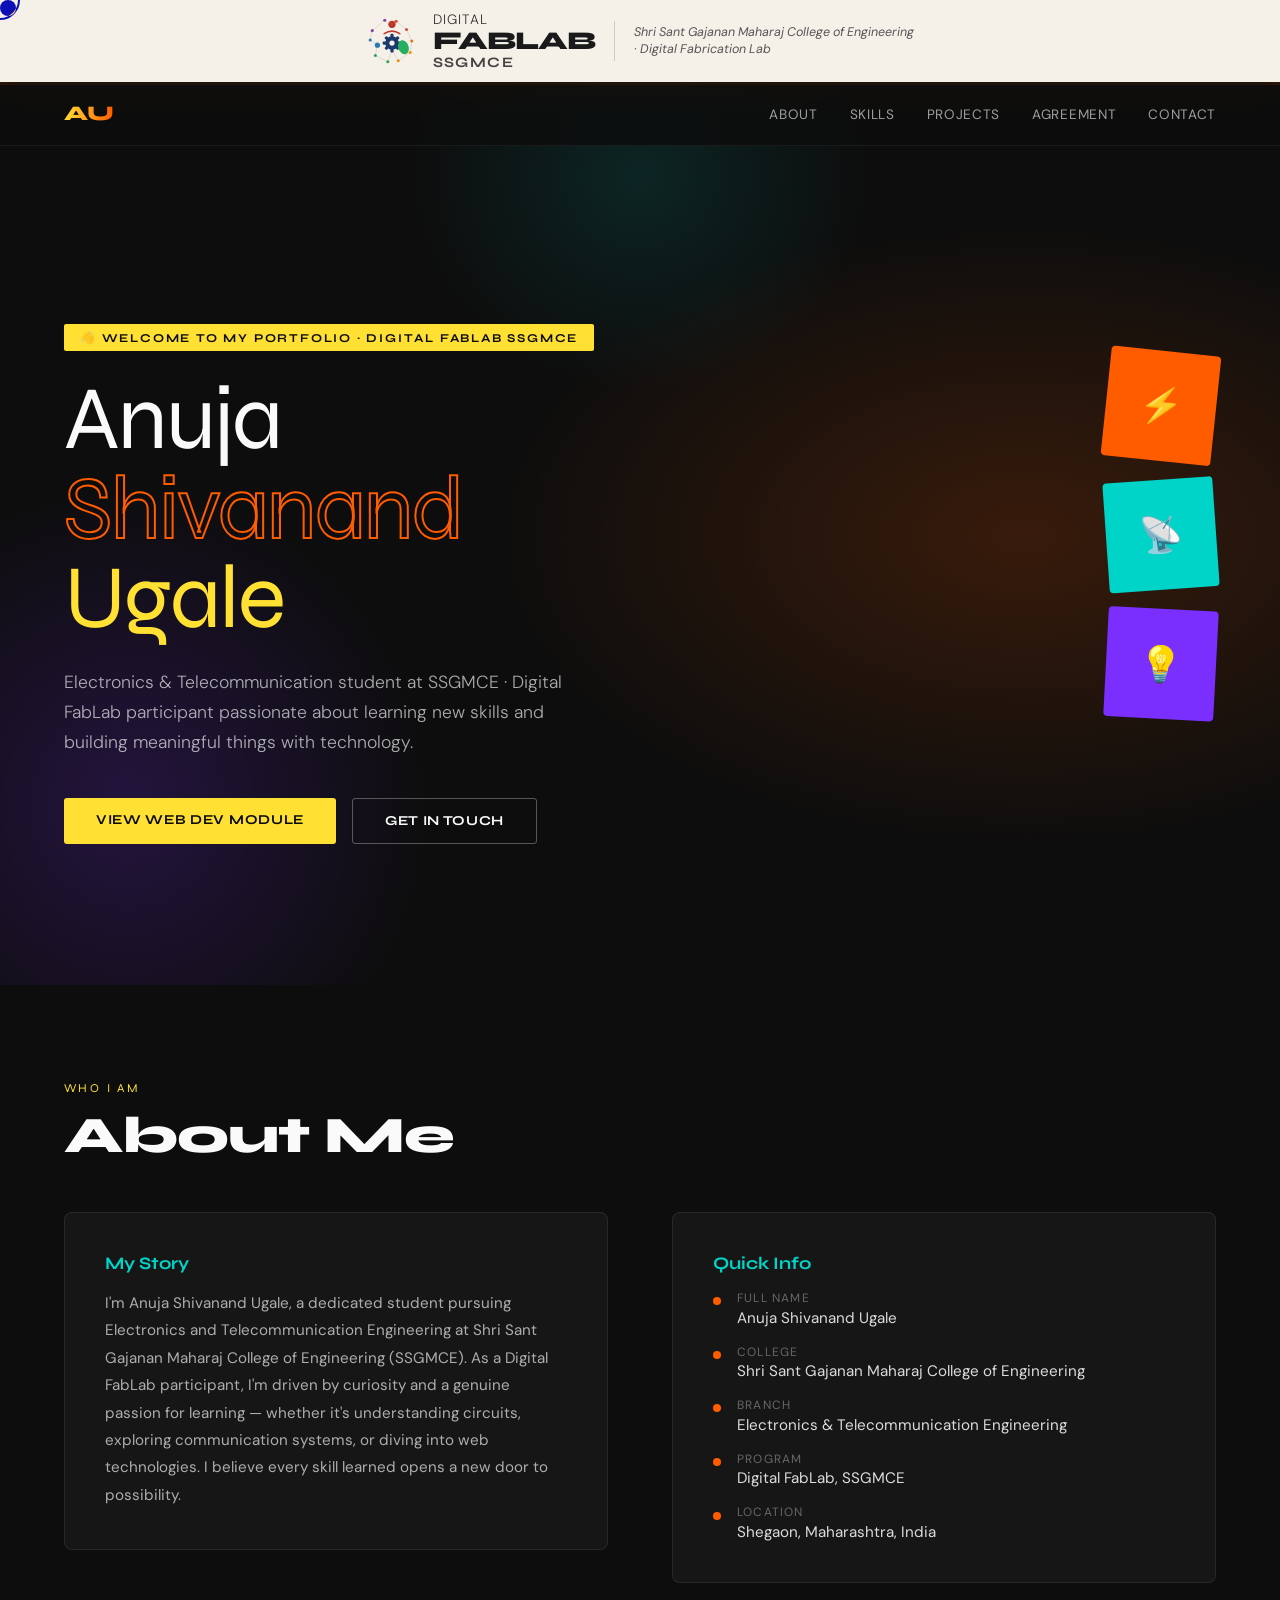
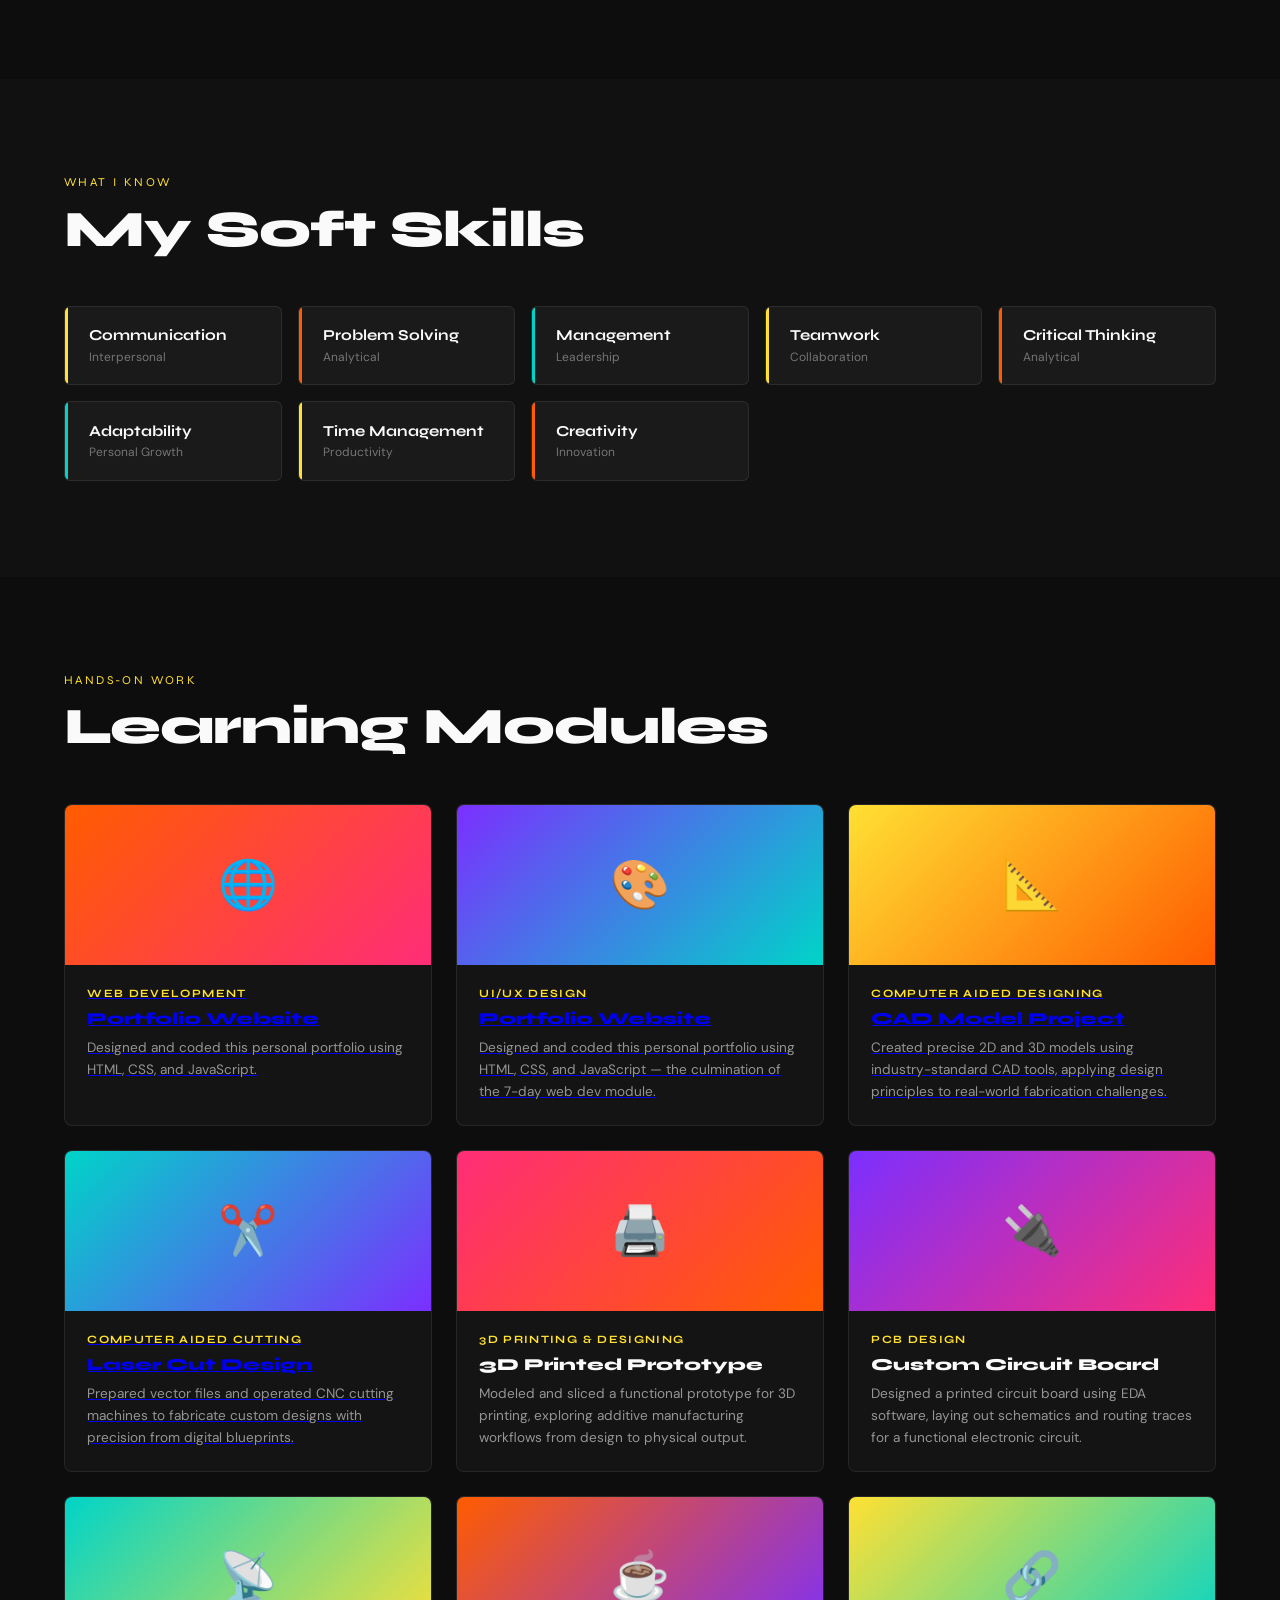
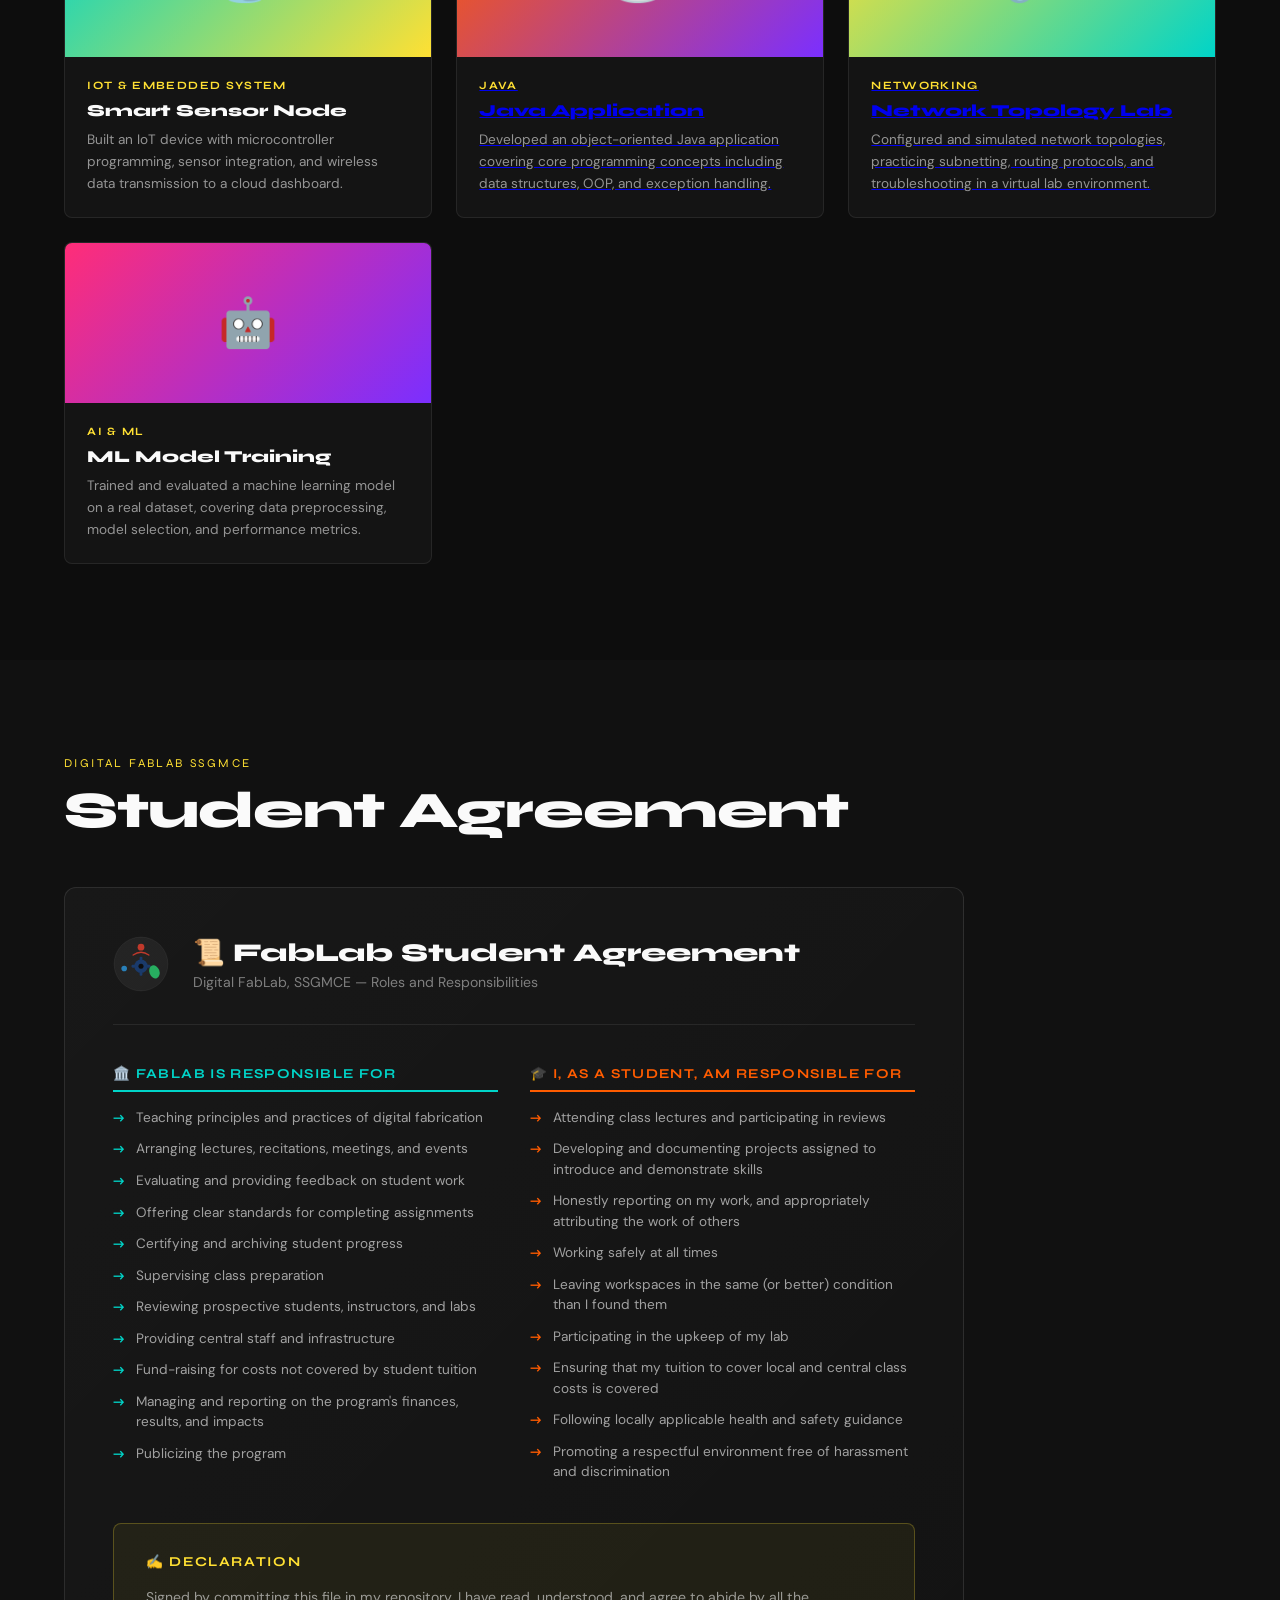
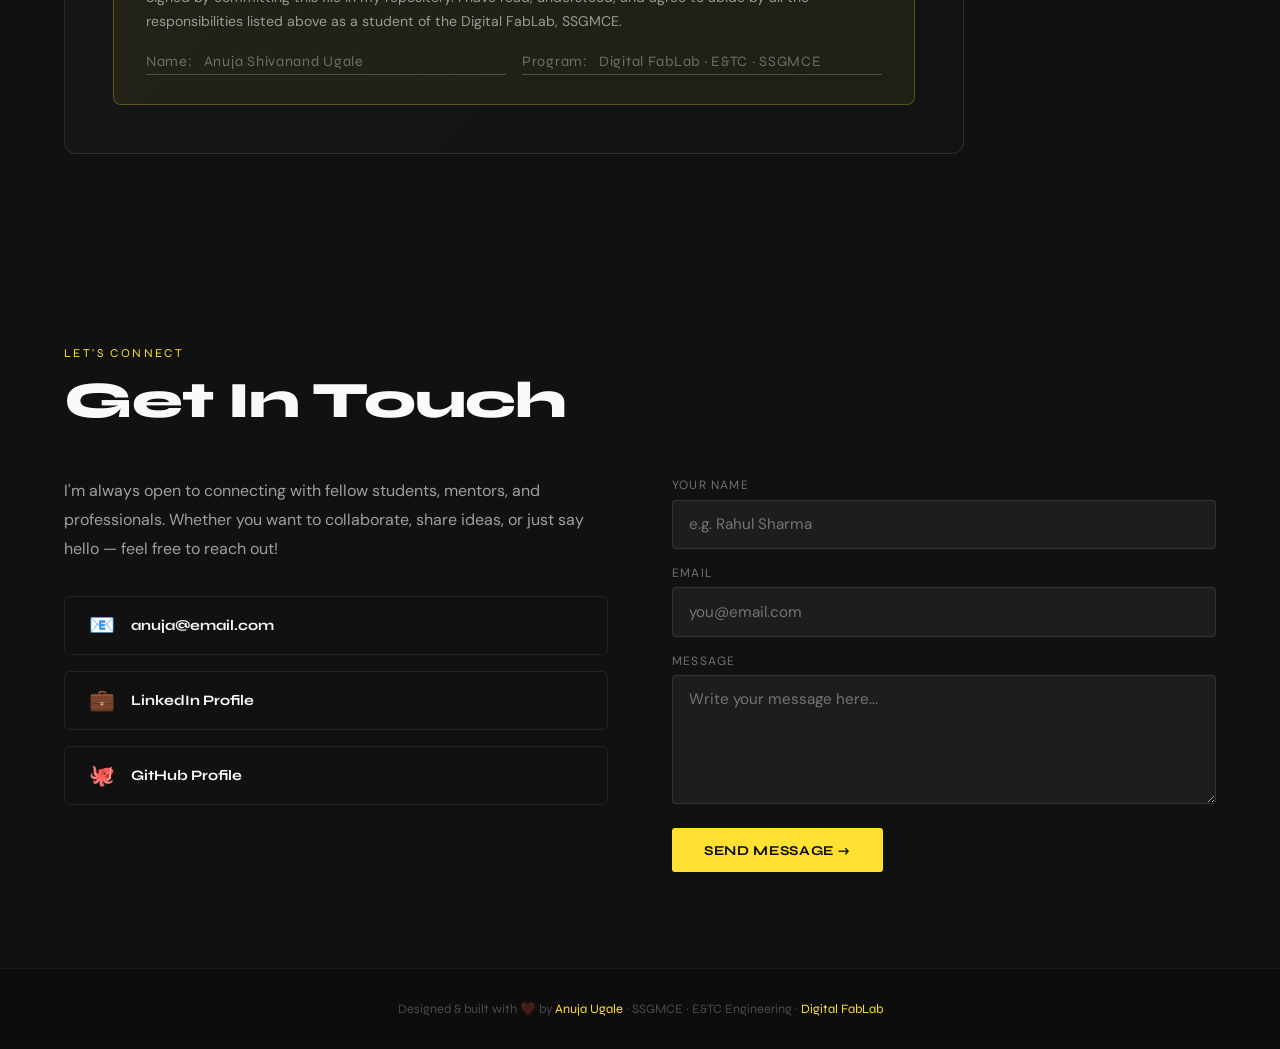
<file: index.html>
<!DOCTYPE html>
<html lang="en">
<head>
<meta charset="UTF-8" />
<meta name="viewport" content="width=device-width, initial-scale=1.0"/>
<title>Anuja Ugale — Portfolio · Digital FabLab SSGMCE</title>
<link href="https://fonts.googleapis.com/css2?family=Syne:wght@400;700;800&family=DM+Sans:ital,wght@0,300;0,400;1,300&display=swap" rel="stylesheet"/>
    <link rel="stylesheet" href="style.css">

</head>
<body>

<div class="cursor" id="cursor"></div>
<div class="cursor-ring" id="cursorRing"></div>

<!-- ── FABLAB BANNER ── -->
<div class="fablab-banner">
  <div class="fablab-logo-wrap">
    <!-- Inline SVG replicating the FabLab SSGMCE logo -->
    <svg class="fablab-svg" viewBox="0 0 100 100" xmlns="http://www.w3.org/2000/svg">
      <!-- Gear -->
      <g transform="translate(50,54)">
        <circle r="13" fill="#1a3a6b"/>
        <circle r="5" fill="#F5F0E8"/>
        <g fill="#1a3a6b">
          <rect x="-3" y="-18" width="6" height="8" rx="2"/>
          <rect x="-3" y="10" width="6" height="8" rx="2"/>
          <rect x="10" y="-3" width="8" height="6" rx="2" transform="rotate(0,14,0)"/>
          <rect x="-18" y="-3" width="8" height="6" rx="2"/>
          <rect x="7" y="-13" width="6" height="8" rx="2" transform="rotate(45,10,-9)"/>
          <rect x="-13" y="-13" width="6" height="8" rx="2" transform="rotate(-45,-10,-9)"/>
          <rect x="7" y="5" width="6" height="8" rx="2" transform="rotate(-45,10,9)"/>
          <rect x="-13" y="5" width="6" height="8" rx="2" transform="rotate(45,-10,9)"/>
        </g>
      </g>
      <!-- Person (red) -->
      <circle cx="50" cy="18" r="7" fill="#c0392b"/>
      <path d="M35 36 Q50 26 65 36" stroke="#c0392b" stroke-width="3" fill="none" stroke-linecap="round"/>
      <!-- Left person (blue) -->
      <circle cx="22" cy="58" r="5" fill="#2980b9"/>
      <!-- Right leaf (green) -->
      <ellipse cx="72" cy="62" rx="10" ry="14" fill="#27ae60" transform="rotate(-20,72,62)"/>
      <!-- Circuit dots / connections radiating -->
      <circle cx="12" cy="30" r="3" fill="#8e44ad"/>
      <circle cx="8" cy="48" r="3" fill="#2980b9"/>
      <circle cx="18" cy="78" r="3" fill="#27ae60"/>
      <circle cx="42" cy="90" r="3" fill="#27ae60"/>
      <circle cx="62" cy="88" r="3" fill="#f39c12"/>
      <circle cx="85" cy="72" r="3" fill="#f39c12"/>
      <circle cx="88" cy="50" r="3" fill="#e67e22"/>
      <circle cx="78" cy="28" r="3" fill="#e74c3c"/>
      <circle cx="58" cy="12" r="3" fill="#e74c3c"/>
      <circle cx="36" cy="10" r="3" fill="#8e44ad"/>
      <!-- Connecting lines -->
      <polyline points="50,25 36,10 12,30 8,48 22,58 18,78 42,90 50,68" stroke="rgba(0,0,0,0.12)" stroke-width="1.5" fill="none"/>
      <polyline points="50,25 58,12 78,28 88,50 85,72 62,88 50,68" stroke="rgba(0,0,0,0.12)" stroke-width="1.5" fill="none"/>
    </svg>
    <div class="fablab-text-block">
      <span class="fablab-text-digital">Digital</span>
      <span class="fablab-text-main">FABLAB</span>
      <span class="fablab-text-college">SSGMCE</span>
    </div>
  </div>
  <div class="fablab-divider"></div>
  <div class="fablab-tagline">Shri Sant Gajanan Maharaj College of Engineering · Digital Fabrication Lab</div>
</div>

<!-- ── NAV ── -->
<nav>
  <div class="nav-logo">AU</div>
  <ul class="nav-links">
    <li><a href="about.html">About</a></li>
    <li><a href="#skills">Skills</a></li>
    <li><a href="#projects">Projects</a></li>
    <li><a href="#agreement">Agreement</a></li>
    <li><a href="#contact">Contact</a></li>
  </ul>
</nav>

<!-- ── HERO ── -->
<section class="hero" id="home">
  <div class="hero-bg"></div>
  <div class="hero-content">
    <div class="hero-tag">👋 Welcome to my Portfolio · Digital FabLab SSGMCE</div>
    <h1>
      Anuja<br>
      <span class="outline">Shivanand</span><br>
      <span class="highlight">Ugale</span>
    </h1>
    <p class="hero-sub">Electronics & Telecommunication student at SSGMCE · Digital FabLab participant passionate about learning new skills and building meaningful things with technology.</p>
    <div class="hero-btns">
      <a href="#webdev" class="btn btn-primary">View Web Dev Module</a>
      <a href="#contact" class="btn btn-outline">Get In Touch</a>
    </div>
  </div>
  <div class="hero-deco">
    <div class="deco-box">⚡</div>
    <div class="deco-box">📡</div>
    <div class="deco-box">💡</div>
  </div>
</section>

<!-- ── ABOUT ── -->
<section id="about">
  <div class="section-label">Who I Am</div>
  <div class="section-title">About Me</div>
  <div class="about-grid">
    <div class="about-card reveal">
      <h3>My Story</h3>
      <p>I'm Anuja Shivanand Ugale, a dedicated student pursuing Electronics and Telecommunication Engineering at Shri Sant Gajanan Maharaj College of Engineering (SSGMCE). As a Digital FabLab participant, I'm driven by curiosity and a genuine passion for learning — whether it's understanding circuits, exploring communication systems, or diving into web technologies. I believe every skill learned opens a new door to possibility.</p>
    </div>
    <div class="about-card reveal" style="transition-delay:.15s">
      <h3>Quick Info</h3>
      <ul class="about-info-list">
        <li><div class="info-dot"></div><div><div class="info-label">Full Name</div><div class="info-value">Anuja Shivanand Ugale</div></div></li>
        <li><div class="info-dot"></div><div><div class="info-label">College</div><div class="info-value">Shri Sant Gajanan Maharaj College of Engineering</div></div></li>
        <li><div class="info-dot"></div><div><div class="info-label">Branch</div><div class="info-value">Electronics & Telecommunication Engineering</div></div></li>
        <li><div class="info-dot"></div><div><div class="info-label">Program</div><div class="info-value">Digital FabLab, SSGMCE</div></div></li>
        <li><div class="info-dot"></div><div><div class="info-label">Location</div><div class="info-value">Shegaon, Maharashtra, India</div></div></li>
      </ul>
    </div>
  </div>
</section>

<!-- ── SKILLS ── -->
<section id="skills">
  <div class="section-label">What I Know</div>
  <div class="section-title">My Soft Skills</div>
  <div class="skills-grid">
    <div class="skill-chip reveal"><div class="skill-name">Communication</div><div class="skill-cat">Interpersonal</div></div>
    <div class="skill-chip reveal"><div class="skill-name">Problem Solving</div><div class="skill-cat">Analytical</div></div>
    <div class="skill-chip reveal"><div class="skill-name">Management</div><div class="skill-cat">Leadership</div></div>
    <div class="skill-chip reveal"><div class="skill-name">Teamwork</div><div class="skill-cat">Collaboration</div></div>
    <div class="skill-chip reveal"><div class="skill-name">Critical Thinking</div><div class="skill-cat">Analytical</div></div>
    <div class="skill-chip reveal"><div class="skill-name">Adaptability</div><div class="skill-cat">Personal Growth</div></div>
    <div class="skill-chip reveal"><div class="skill-name">Time Management</div><div class="skill-cat">Productivity</div></div>
    <div class="skill-chip reveal"><div class="skill-name">Creativity</div><div class="skill-cat">Innovation</div></div>
  </div>
</section>

<!-- ── WEB DEVELOPMENT MODULE ── -->

<!-- ── LEARNING MODULES / PROJECTS ── -->
<section id="projects">
  <div class="section-label">Hands-On Work</div>
  <div class="section-title">Learning Modules</div>
  <div class="projects-grid">

    <div class="project-card reveal">
      <div class="project-thumb c1">🌐</div>
      <a href="web.html">
  <div class="project-body">
    <div class="project-tag">Web Development</div>
    <div class="project-name">Portfolio Website</div>
    <div class="project-desc">
      Designed and coded this personal portfolio using HTML, CSS, and JavaScript.
    </div>
  </div>
</a>
    </div>

    <!-- <div class="project-card reveal">
      <div class="project-thumb c2">🎨</div>

      <div class="project-body">
        <div class="project-tag">UI/UX Design</div>
        <div class="project-name">Portfolio Website</div>
        <div class="project-desc">Designed and coded this personal portfolio using HTML, CSS, and JavaScript — the culmination of the 7-day web dev module.</div>
      </div>
      
    </div> -->
  <div class="project-card reveal">
  <div class="project-thumb c2">🎨</div>
  <a href="ui.html">
    <div class="project-body">
      <div class="project-tag">UI/UX Design</div>
      <div class="project-name">Portfolio Website</div>
      <div class="project-desc">Designed and coded this personal portfolio using HTML, CSS, and JavaScript — the culmination of the 7-day web dev module.</div>
    </div>
  </a>
</div>
    <div class="project-card reveal">
      <div class="project-thumb c3">📐</div>
      <a href="cad.html">
        <div class="project-body">
          <div class="project-tag">Computer Aided Designing</div>
          <div class="project-name">CAD Model Project</div>
          <div class="project-desc">Created precise 2D and 3D models using industry-standard CAD tools, applying design principles to real-world fabrication challenges.</div>
        </div>
      </a>
    </div>

    <div class="project-card reveal">
      <div class="project-thumb c4">✂️</div>
      <a href="laser-cutting.html">
        <div class="project-body">
          <div class="project-tag">Computer Aided Cutting</div>
          <div class="project-name">Laser Cut Design</div>
          <div class="project-desc">Prepared vector files and operated CNC cutting machines to fabricate custom designs with precision from digital blueprints.</div>
        </div>
      </a>
    </div>

    <div class="project-card reveal">
      <div class="project-thumb c5">🖨️</div>
      <div class="project-body">
        <div class="project-tag">3D Printing & Designing</div>
        <div class="project-name">3D Printed Prototype</div>
        <div class="project-desc">Modeled and sliced a functional prototype for 3D printing, exploring additive manufacturing workflows from design to physical output.</div>
      </div>
    </div>

    <div class="project-card reveal">
      <div class="project-thumb c6">🔌</div>
      <div class="project-body">
        <div class="project-tag">PCB Design</div>
        <div class="project-name">Custom Circuit Board</div>
        <div class="project-desc">Designed a printed circuit board using EDA software, laying out schematics and routing traces for a functional electronic circuit.</div>
      </div>
    </div>

    <div class="project-card reveal">
      <div class="project-thumb c7">📡</div>
      <div class="project-body">
        <div class="project-tag">IoT & Embedded System</div>
        <div class="project-name">Smart Sensor Node</div>
        <div class="project-desc">Built an IoT device with microcontroller programming, sensor integration, and wireless data transmission to a cloud dashboard.</div>
      </div>
    </div>

    <div class="project-card reveal">
      <div class="project-thumb c8">☕</div>
      <a href="java.html">
        <div class="project-body">
          <div class="project-tag">Java</div>
          <div class="project-name">Java Application</div>
          <div class="project-desc">Developed an object-oriented Java application covering core programming concepts including data structures, OOP, and exception handling.</div>
        </div>
      </a>
    </div>

    <div class="project-card reveal">
      <div class="project-thumb c9">🔗</div>
      <a href="networking.html">
        <div class="project-body">
          <div class="project-tag">Networking</div>
          <div class="project-name">Network Topology Lab</div>
          <div class="project-desc">Configured and simulated network topologies, practicing subnetting, routing protocols, and troubleshooting in a virtual lab environment.</div>
        </div>
      </a>
    </div>

    <div class="project-card reveal">
      <div class="project-thumb c10">🤖</div>
      <div class="project-body">
        <div class="project-tag">AI & ML</div>
        <div class="project-name">ML Model Training</div>
        <div class="project-desc">Trained and evaluated a machine learning model on a real dataset, covering data preprocessing, model selection, and performance metrics.</div>
      </div>
    </div>

  </div>
</section>
<!-- ── STUDENT AGREEMENT ── -->
<section id="agreement">
  <div class="section-label">Digital FabLab SSGMCE</div>
  <div class="section-title">Student Agreement</div>
  <div class="agreement-wrap reveal">
    <div class="agreement-header">
      <!-- Inline FabLab mini-logo -->
      <svg width="56" height="56" viewBox="0 0 100 100" xmlns="http://www.w3.org/2000/svg">
        <circle cx="50" cy="50" r="48" fill="rgba(255,255,255,0.05)" stroke="rgba(255,255,255,0.1)" stroke-width="1"/>
        <g transform="translate(50,54)">
          <circle r="12" fill="#1a3a6b"/>
          <circle r="4.5" fill="#0D0D0D"/>
          <g fill="#1a3a6b">
            <rect x="-2.5" y="-17" width="5" height="7" rx="2"/>
            <rect x="-2.5" y="10" width="5" height="7" rx="2"/>
            <rect x="10" y="-2.5" width="7" height="5" rx="2"/>
            <rect x="-17" y="-2.5" width="7" height="5" rx="2"/>
          </g>
        </g>
        <circle cx="50" cy="20" r="6" fill="#c0392b"/>
        <path d="M36 34 Q50 24 64 34" stroke="#c0392b" stroke-width="2.5" fill="none" stroke-linecap="round"/>
        <circle cx="20" cy="58" r="5" fill="#2980b9"/>
        <ellipse cx="74" cy="64" rx="9" ry="12" fill="#27ae60" transform="rotate(-20,74,64)"/>
      </svg>
      <div>
        <h2>📜 FabLab Student Agreement</h2>
        <p>Digital FabLab, SSGMCE — Roles and Responsibilities</p>
      </div>
    </div>

    <div class="agreement-grid">
      <div class="agree-col">
        <h4>🏛️ FabLab is Responsible For</h4>
        <ul>
          <li>Teaching principles and practices of digital fabrication</li>
          <li>Arranging lectures, recitations, meetings, and events</li>
          <li>Evaluating and providing feedback on student work</li>
          <li>Offering clear standards for completing assignments</li>
          <li>Certifying and archiving student progress</li>
          <li>Supervising class preparation</li>
          <li>Reviewing prospective students, instructors, and labs</li>
          <li>Providing central staff and infrastructure</li>
          <li>Fund-raising for costs not covered by student tuition</li>
          <li>Managing and reporting on the program's finances, results, and impacts</li>
          <li>Publicizing the program</li>
        </ul>
      </div>
      <div class="agree-col">
        <h4>🎓 I, as a Student, am Responsible For</h4>
        <ul>
          <li>Attending class lectures and participating in reviews</li>
          <li>Developing and documenting projects assigned to introduce and demonstrate skills</li>
          <li>Honestly reporting on my work, and appropriately attributing the work of others</li>
          <li>Working safely at all times</li>
          <li>Leaving workspaces in the same (or better) condition than I found them</li>
          <li>Participating in the upkeep of my lab</li>
          <li>Ensuring that my tuition to cover local and central class costs is covered</li>
          <li>Following locally applicable health and safety guidance</li>
          <li>Promoting a respectful environment free of harassment and discrimination</li>
        </ul>
      </div>
    </div>

    <div class="declaration-box">
      <h4>✍️ Declaration</h4>
      <p>Signed by committing this file in my repository. I have read, understood, and agree to abide by all the responsibilities listed above as a student of the Digital FabLab, SSGMCE.</p>
      <div class="sig-line">
        <div class="sig-field">Name: &nbsp; Anuja Shivanand Ugale</div>
        <div class="sig-field">Program: &nbsp; Digital FabLab · E&TC · SSGMCE</div>
      </div>
    </div>
  </div>
</section>

<!-- ── CONTACT ── -->
<section id="contact">
  <div class="section-label">Let's Connect</div>
  <div class="section-title">Get In Touch</div>
  <div class="contact-inner">
    <div class="contact-text reveal">
      <p>I'm always open to connecting with fellow students, mentors, and professionals. Whether you want to collaborate, share ideas, or just say hello — feel free to reach out!</p>
      <div class="contact-links">
        <a href="mailto:anuja@email.com" class="contact-link"><span class="contact-icon">📧</span> anuja@email.com</a>
        <a href="#" class="contact-link"><span class="contact-icon">💼</span> LinkedIn Profile</a>
        <a href="#" class="contact-link"><span class="contact-icon">🐙</span> GitHub Profile</a>
      </div>
    </div>
    <div class="contact-form reveal" style="transition-delay:.15s">
      <div class="form-group">
        <label>Your Name</label>
        <input type="text" placeholder="e.g. Rahul Sharma" />
      </div>
      <div class="form-group">
        <label>Email</label>
        <input type="email" placeholder="you@email.com" />
      </div>
      <div class="form-group">
        <label>Message</label>
        <textarea rows="5" placeholder="Write your message here..."></textarea>
      </div>
      <button class="btn btn-primary" style="align-self:flex-start;margin-top:.5rem;">Send Message →</button>
    </div>
  </div>
</section>

<footer>
  Designed & built with ❤️ by <span>Anuja Ugale</span> · SSGMCE · E&TC Engineering · <span>Digital FabLab</span>
</footer>

  <script src="script.js"></script>

</body>
</html>
</file>
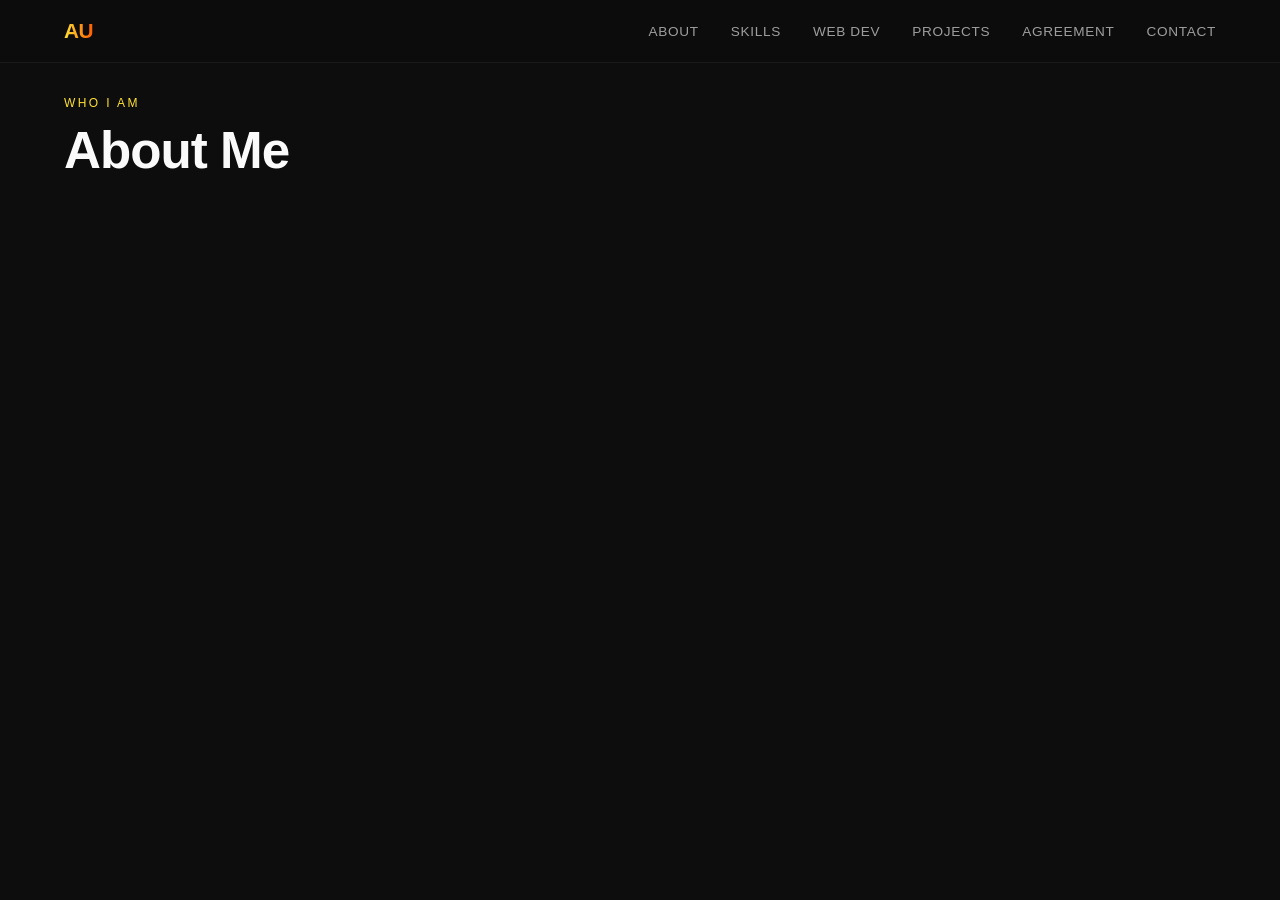
<file: about.html>
<!DOCTYPE html>
<html lang="en">
<head>
    <meta charset="UTF-8">
    <meta name="viewport" content="width=device-width, initial-scale=1.0">
    <title>Document</title>
    <link rel="stylesheet" href="style.css">
</head>
<body>
     <nav>
  <div class="nav-logo">AU</div>
  <ul class="nav-links">
    <li><a href="#about">About</a></li>
    <li><a href="#skills">Skills</a></li>
    <li><a href="web.html">Web Dev</a></li>
    <li><a href="#projects">Projects</a></li>
    <li><a href="#agreement">Agreement</a></li>
    <li><a href="#contact">Contact</a></li>
  </ul>
</nav>

    <section id="about">
  <div class="section-label">Who I Am</div>
  <div class="section-title">About Me</div>
  <div class="about-grid">
    <div class="about-card reveal">
      <h3>My Story</h3>
      <p>I'm Anuja Shivanand Ugale, a dedicated student pursuing Electronics and Telecommunication Engineering at Shri Sant Gajanan Maharaj College of Engineering (SSGMCE). As a Digital FabLab participant, I'm driven by curiosity and a genuine passion for learning — whether it's understanding circuits, exploring communication systems, or diving into web technologies. I believe every skill learned opens a new door to possibility.</p>
    </div>
    <div class="about-card reveal" style="transition-delay:.15s">
      <h3>Quick Info</h3>
      <ul class="about-info-list">
        <li><div class="info-dot"></div><div><div class="info-label">Full Name</div><div class="info-value">Anuja Shivanand Ugale</div></div></li>
        <li><div class="info-dot"></div><div><div class="info-label">College</div><div class="info-value">Shri Sant Gajanan Maharaj College of Engineering</div></div></li>
        <li><div class="info-dot"></div><div><div class="info-label">Branch</div><div class="info-value">Electronics & Telecommunication Engineering</div></div></li>
        <li><div class="info-dot"></div><div><div class="info-label">Program</div><div class="info-value">Digital FabLab, SSGMCE</div></div></li>
        <li><div class="info-dot"></div><div><div class="info-label">Location</div><div class="info-value">Shegaon, Maharashtra, India</div></div></li>
      </ul>
    </div>
  </div>
</section>

</body>
</html>
</file>
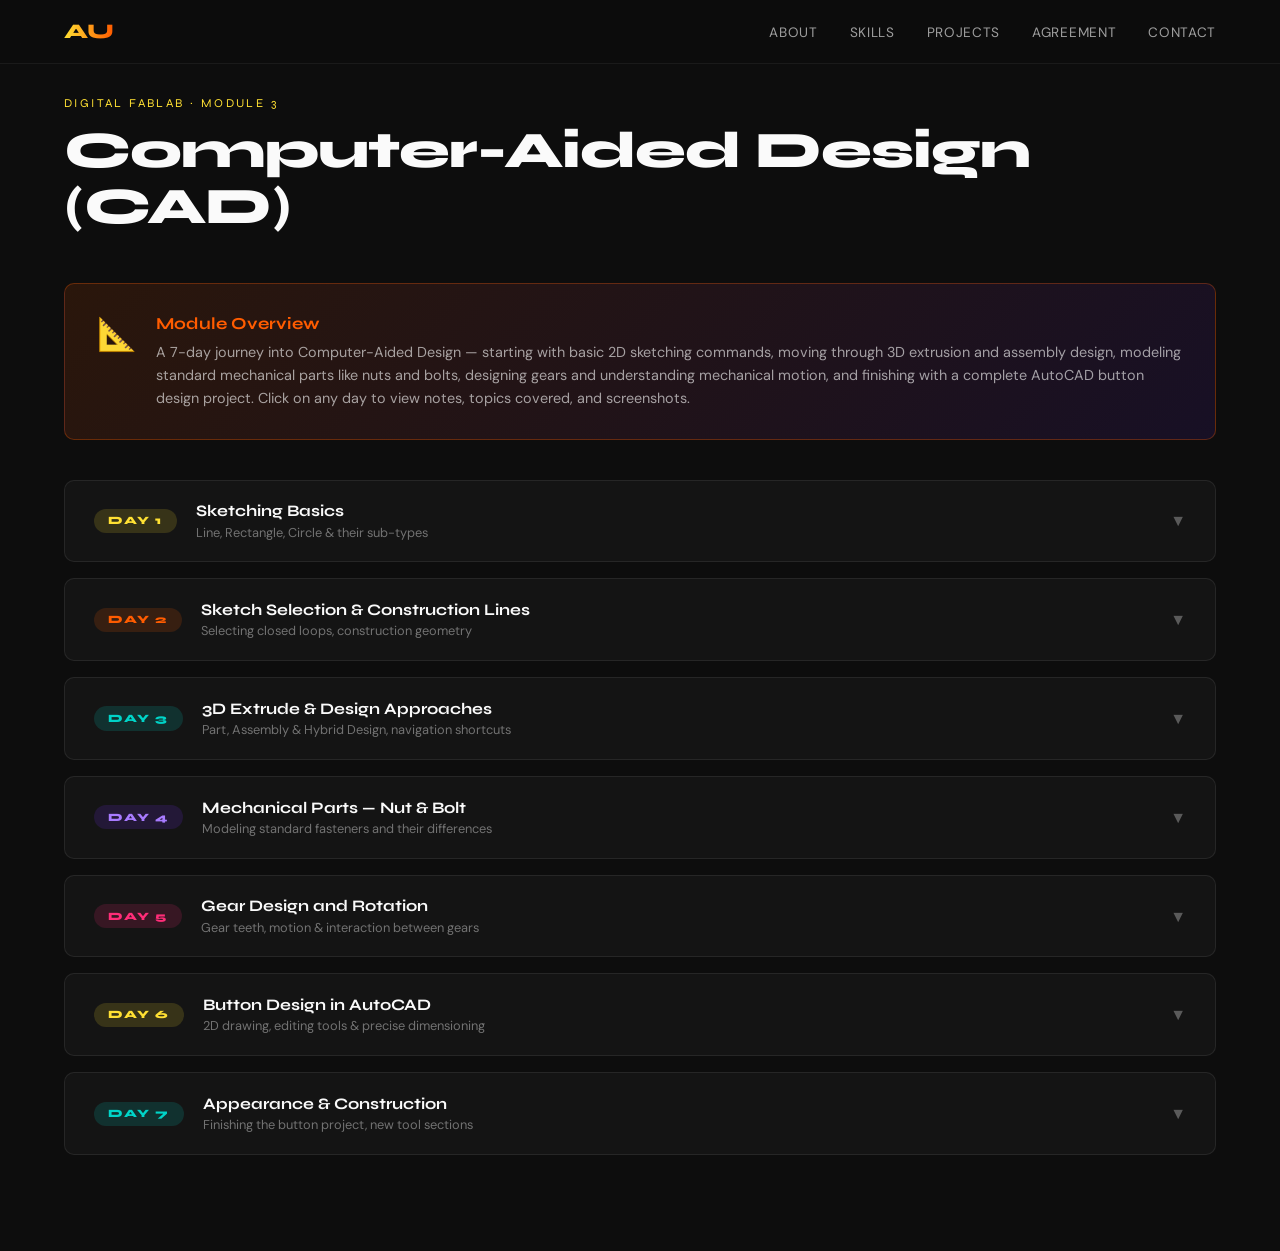
<file: cad.html>
<!DOCTYPE html>
<html lang="en">
<head>
    <meta charset="UTF-8">
    <meta name="viewport" content="width=device-width, initial-scale=1.0">
    <title>Computer-Aided Design (CAD) Module · Digital FabLab</title>
    <link href="https://fonts.googleapis.com/css2?family=Syne:wght@400;700;800&family=DM+Sans:ital,wght@0,300;0,400;1,300&display=swap" rel="stylesheet"/>
    <link rel="stylesheet" href="style.css">
</head>
<body>

    <nav>
  <div class="nav-logo">AU</div>
  <ul class="nav-links">
    <li><a href="index.html">About</a></li>
    <li><a href="index.html">Skills</a></li>
    <li><a href="index.html">Projects</a></li>
    <li><a href="index.html">Agreement</a></li>
    <li><a href="index.html">Contact</a></li>
  </ul>
</nav>

    <section id="cad">
  <div class="section-label">Digital FabLab · Module 3</div>
  <div class="section-title">Computer-Aided Design (CAD)</div>

  <div class="webdev-intro reveal">
    <div class="webdev-intro-icon">📐</div>
    <div class="webdev-intro-text">
      <h3>Module Overview</h3>
      <p>A 7-day journey into Computer-Aided Design — starting with basic 2D sketching commands, moving through 3D extrusion and assembly design, modeling standard mechanical parts like nuts and bolts, designing gears and understanding mechanical motion, and finishing with a complete AutoCAD button design project. Click on any day to view notes, topics covered, and screenshots.</p>
    </div>
  </div>

  <div class="day-cards">

    <!-- DAY 1 -->
    <div class="day-card reveal" onclick="toggleDay(this)">
      <div class="day-header">
        <span class="day-num">Day 1</span>
        <div class="day-title-wrap">
          <div class="day-title">Sketching Basics</div>
          <div class="day-subtitle">Line, Rectangle, Circle & their sub-types</div>
        </div>
        <span class="day-arrow">▼</span>
      </div>
      <div class="day-body">
        <p class="day-desc">Day 1 introduced the basics of sketching in a CAD environment — the foundation every 3D model is built on. We learned the core drawing commands and a few essential selection and editing shortcuts.</p>
        <ul class="topic-list">
          <li><span class="topic-dot"></span>Learned the basics of how to sketch, and the core drawing commands: Line, Rectangle, and Circle, along with their sub-types.</li>
          <li><span class="topic-dot"></span>Selecting a closed loop: double-clicking selects the entire chain of connected lines, provided the diagram (loop) is closed.</li>
          <li><span class="topic-dot"></span>Creating a construction line: select the line and press <code>X</code> to toggle it to a construction line.</li>
        </ul>
        <div class="code-label">Steps Followed</div>
        <ul class="topic-list">
          <li><span class="topic-dot"></span>Draw a sketch, starting from the top view.</li>
        </ul>
        <div class="assignment-box">
          <span class="icon">📝</span>
          <p><strong>Practice:</strong> Sketch a simple shape from the top view using the Line, Rectangle, and Circle tools, then practice selecting a closed loop with a double-click and converting a line to a construction line using the <code>X</code> shortcut.</p>
        </div>
      </div>
    </div>

    <!-- DAY 2 -->
    <div class="day-card reveal" onclick="toggleDay(this)">
      <div class="day-header">
        <span class="day-num">Day 2</span>
        <div class="day-title-wrap">
          <div class="day-title">Sketch Selection & Construction Lines</div>
          <div class="day-subtitle">Selecting closed loops, construction geometry</div>
        </div>
        <span class="day-arrow">▼</span>
      </div>
      <div class="day-body">
        <p class="day-desc">Day 2 built on the sketching basics — practicing the same core commands (Line, Rectangle, Circle and their sub-types) while going deeper into selection techniques and construction geometry.</p>
        <ul class="topic-list">
          <li><span class="topic-dot"></span>Practiced sketching using Line, Rectangle, Circle, and their sub-types.</li>
          <li><span class="topic-dot"></span>Double-clicking selects the whole chain of connected lines when the diagram is closed.</li>
          <li><span class="topic-dot"></span>To make a construction line: select the line and press <code>X</code>.</li>
        </ul>
        <div class="code-label">Output</div>
        <div class="cad-gallery">
          <img src="cad-day2-1.jpg" alt="Day 2 CAD sketch output 1" onerror="this.onerror=null;this.src='';this.alt='Image unavailable';this.style.display='none';">
          <img src="cad-day2-2.jpg" alt="Day 2 CAD sketch output 2" onerror="this.onerror=null;this.src='';this.alt='Image unavailable';this.style.display='none';">
          <img src="cad-day2-3.jpg" alt="Day 2 CAD sketch output 3" onerror="this.onerror=null;this.src='';this.alt='Image unavailable';this.style.display='none';">
          <img src="cad-day2-4.jpg" alt="Day 2 CAD sketch output 4" onerror="this.onerror=null;this.src='';this.alt='Image unavailable';this.style.display='none';">
        </div>
        <div class="assignment-box">
          <span class="icon">📝</span>
          <p><strong>Practice:</strong> Create a closed sketch, select the full loop using a double-click, and convert at least one line into a construction line.</p>
        </div>
      </div>
    </div>

    <!-- DAY 3 -->
    <div class="day-card reveal" onclick="toggleDay(this)">
      <div class="day-header">
        <span class="day-num">Day 3</span>
        <div class="day-title-wrap">
          <div class="day-title">3D Extrude & Design Approaches</div>
          <div class="day-subtitle">Part, Assembly & Hybrid Design, navigation shortcuts</div>
        </div>
        <span class="day-arrow">▼</span>
      </div>
      <div class="day-body">
        <p class="day-desc">Day 3 moved from 2D sketches into 3D — using the Extrude command to turn flat profiles into solid bodies, and learning the different design approaches used in CAD software.</p>
        <ul class="topic-list">
          <li><span class="topic-dot"></span>Draw a sketch, then use Extrude to begin 3D designing.</li>
          <li><span class="topic-dot"></span>Three 3D design approaches: Part Design, Assembly Design, and Hybrid Design.</li>
          <li><span class="topic-dot"></span>An extruded profile (Part) can be combined using Body, Join, or Cut operations.</li>
          <li><span class="topic-dot"></span>Individual Parts are combined together to form an Assembly.</li>
          <li><span class="topic-dot"></span>Pan shortcut: click and hold the mouse scroll (middle) button.</li>
          <li><span class="topic-dot"></span>Orbit shortcut: mouse scroll (middle) button + Shift.</li>
        </ul>
        <div class="code-label">Output</div>
        <div class="cad-gallery">
          <img src="cad-day3-1.jpg" alt="Fusion 360 Create menu with Extrude highlighted" onerror="this.onerror=null;this.src='';this.alt='Image unavailable';this.style.display='none';">
          <img src="cad-day3-2.jpg" alt="Dimensioned dog-bone sketch profile" onerror="this.onerror=null;this.src='';this.alt='Image unavailable';this.style.display='none';">
          <img src="cad-day3-3.jpg" alt="Dimensioned gear-shaped sketch profile" onerror="this.onerror=null;this.src='';this.alt='Image unavailable';this.style.display='none';">
          <img src="cad-day3-4.jpg" alt="Dimensioned six-point star sketch profile" onerror="this.onerror=null;this.src='';this.alt='Image unavailable';this.style.display='none';">
          <img src="cad-day3-5.jpg" alt="Whiteboard notes on 3D Extrude, Part and Assembly design" onerror="this.onerror=null;this.src='';this.alt='Image unavailable';this.style.display='none';">
        </div>
        <div class="assignment-box">
          <span class="icon">📝</span>
          <p><strong>Practice:</strong> Sketch a 2D profile, extrude it into a solid body, and practice navigating the 3D workspace using the Pan and Orbit shortcuts.</p>
        </div>
      </div>
    </div>

    <!-- DAY 4 -->
    <div class="day-card reveal" onclick="toggleDay(this)">
      <div class="day-header">
        <span class="day-num">Day 4</span>
        <div class="day-title-wrap">
          <div class="day-title">Mechanical Parts — Nut & Bolt</div>
          <div class="day-subtitle">Modeling standard fasteners and their differences</div>
        </div>
        <span class="day-arrow">▼</span>
      </div>
      <div class="day-body">
        <p class="day-desc">Day 4 introduced basic mechanical parts by modeling two of the most common fasteners — a nut and a bolt — and discussing how they differ in form and function.</p>
        <ul class="topic-list">
          <li><span class="topic-dot"></span>Learned about basic mechanical parts, focusing on the nut and bolt.</li>
          <li><span class="topic-dot"></span>Discussed the difference between a nut and a bolt.</li>
          <li><span class="topic-dot"></span>Modeled a bolt as a hex head with a threaded shaft, and a nut as a hex body with internal threads, as separate components within one assembly.</li>
        </ul>
        <div class="code-label">Output</div>
        <div class="cad-gallery">
          <img src="cad-day4-1.jpg" alt="Fusion 360 assembly with modeled nut and bolt components" onerror="this.onerror=null;this.src='';this.alt='Image unavailable';this.style.display='none';">
          <img src="cad-day4-2.jpg" alt="Close-up of bolt hex head with positioning manipulator" onerror="this.onerror=null;this.src='';this.alt='Image unavailable';this.style.display='none';">
        </div>
        <div class="assignment-box">
          <span class="icon">📝</span>
          <p><strong>Practice:</strong> Model a hex-head bolt with a threaded shaft and a matching hex nut with internal threads, then position them together as an assembly.</p>
        </div>
      </div>
    </div>

    <!-- DAY 5 -->
    <div class="day-card reveal" onclick="toggleDay(this)">
      <div class="day-header">
        <span class="day-num">Day 5</span>
        <div class="day-title-wrap">
          <div class="day-title">Gear Design and Rotation</div>
          <div class="day-subtitle">Gear teeth, motion & interaction between gears</div>
        </div>
        <span class="day-arrow">▼</span>
      </div>
      <div class="day-body">
        <p class="day-desc">Day 5 covered gear design — one of the most fundamental mechanical components used to transmit motion and power.</p>
        <ul class="topic-list">
          <li><span class="topic-dot"></span>Learned to design gears in a CAD environment.</li>
          <li><span class="topic-dot"></span>Practiced creating and arranging gear teeth.</li>
          <li><span class="topic-dot"></span>Used rotation tools to understand the movement and interaction between gears.</li>
          <li><span class="topic-dot"></span>Built an understanding of basic mechanical motion and how CAD is used to design mechanical components.</li>
        </ul>
        <div class="assignment-box">
          <span class="icon">📝</span>
          <p><strong>Practice:</strong> Design a gear with evenly arranged teeth, then use rotation tools to simulate how it meshes and interacts with a second gear.</p>
        </div>
      </div>
    </div>

    <!-- DAY 6 -->
    <div class="day-card reveal" onclick="toggleDay(this)">
      <div class="day-header">
        <span class="day-num">Day 6</span>
        <div class="day-title-wrap">
          <div class="day-title">Button Design in AutoCAD</div>
          <div class="day-subtitle">2D drawing, editing tools & precise dimensioning</div>
        </div>
        <span class="day-arrow">▼</span>
      </div>
      <div class="day-body">
        <p class="day-desc">Day 6 focused on precision drafting — designing a button entirely in AutoCAD using fundamental 2D drawing and editing tools.</p>
        <ul class="topic-list">
          <li><span class="topic-dot"></span>Designed a button in AutoCAD using basic 2D drawing and editing tools.</li>
          <li><span class="topic-dot"></span>Practiced creating geometric shapes and applying accurate dimensions.</li>
          <li><span class="topic-dot"></span>Modified the design to achieve the required shape.</li>
          <li><span class="topic-dot"></span>Improved understanding of CAD drafting, precision, and digital product design.</li>
        </ul>
        <div class="assignment-box">
          <span class="icon">📝</span>
          <p><strong>Practice:</strong> Draft a button design in AutoCAD using 2D geometric shapes, applying precise dimensions, and refining the shape through editing tools.</p>
        </div>
      </div>
    </div>

    <!-- DAY 7 -->
    <div class="day-card reveal" onclick="toggleDay(this)">
      <div class="day-header">
        <span class="day-num">Day 7</span>
        <div class="day-title-wrap">
          <div class="day-title">Appearance & Construction</div>
          <div class="day-subtitle">Finishing the button project, new tool sections</div>
        </div>
        <span class="day-arrow">▼</span>
      </div>
      <div class="day-body">
        <p class="day-desc">Day 7 wrapped up the button project from Day 6 and introduced two new areas of the CAD workspace: Appearance and Construction.</p>
        <ul class="topic-list">
          <li><span class="topic-dot"></span>Completed the button design project.</li>
          <li><span class="topic-dot"></span>Learned the Appearance section, used to apply materials and finishes to a model.</li>
          <li><span class="topic-dot"></span>Learned a new section: Construction, used for construction geometry tools.</li>
        </ul>
        <div class="code-label">Output</div>
        <div class="cad-gallery">
          <img src="cad-day7-1.jpg" alt="Day 7 CAD output" onerror="this.onerror=null;this.src='';this.alt='Image unavailable';this.style.display='none';">
        </div>
        <div class="assignment-box">
          <span class="icon">📝</span>
          <p><strong>Practice:</strong> Finish the button project, then apply an appearance/material to the finished model and explore the Construction tools.</p>
        </div>
      </div>
    </div>

  </div><!-- end day-cards -->
</section>

<script>
  // Scroll reveal
  const revealEls = document.querySelectorAll('.reveal');
  const io = new IntersectionObserver(entries => {
    entries.forEach(e => { if (e.isIntersecting) e.target.classList.add('visible'); });
  }, { threshold: 0.08 });
  revealEls.forEach(el => io.observe(el));

  // Day card accordion
  function toggleDay(card) {
    const isOpen = card.classList.contains('open');
    document.querySelectorAll('.day-card.open').forEach(c => c.classList.remove('open'));
    if (!isOpen) card.classList.add('open');
  }
</script>

</body>
</html>
</file>
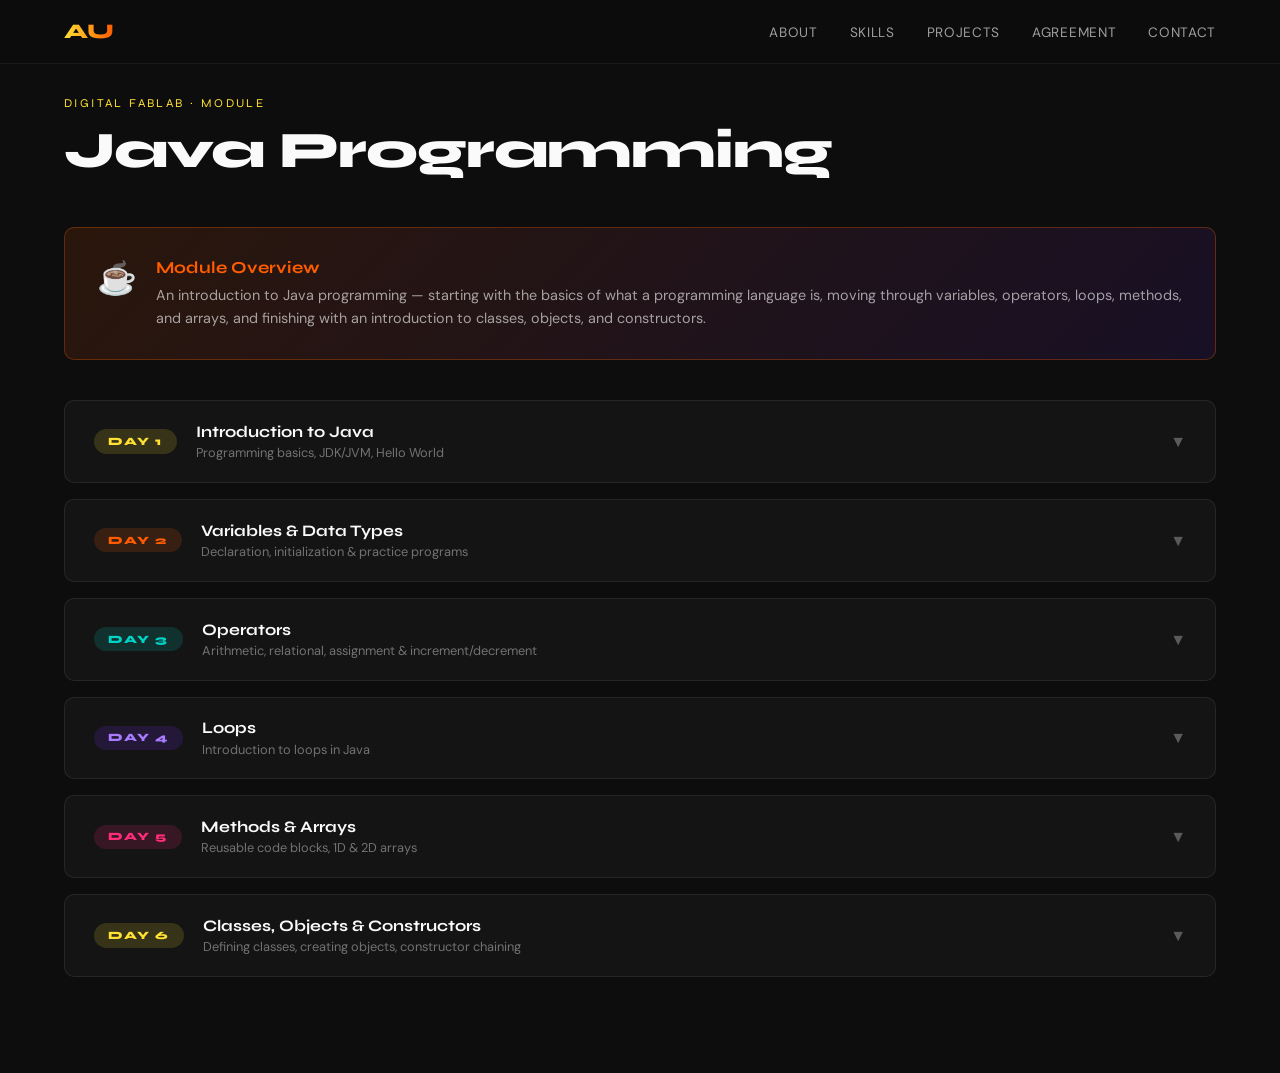
<file: java.html>
<!DOCTYPE html>
<html lang="en">
<head>
    <meta charset="UTF-8">
    <meta name="viewport" content="width=device-width, initial-scale=1.0">
    <title>Java Module · Digital FabLab</title>
    <link href="https://fonts.googleapis.com/css2?family=Syne:wght@400;700;800&family=DM+Sans:ital,wght@0,300;0,400;1,300&display=swap" rel="stylesheet"/>
    <link rel="stylesheet" href="style.css">
</head>
<body>

    <nav>
  <div class="nav-logo">AU</div>
  <ul class="nav-links">
    <li><a href="index.html">About</a></li>
    <li><a href="index.html">Skills</a></li>
    <li><a href="index.html">Projects</a></li>
    <li><a href="index.html">Agreement</a></li>
    <li><a href="index.html">Contact</a></li>
  </ul>
</nav>

    <section id="java">
  <div class="section-label">Digital FabLab · Module</div>
  <div class="section-title">Java Programming</div>

  <div class="webdev-intro reveal">
    <div class="webdev-intro-icon">☕</div>
    <div class="webdev-intro-text">
      <h3>Module Overview</h3>
      <p>An introduction to Java programming — starting with the basics of what a programming language is, moving through variables, operators, loops, methods, and arrays, and finishing with an introduction to classes, objects, and constructors.</p>
    </div>
  </div>

  <div class="day-cards">

    <!-- DAY 1 -->
    <div class="day-card reveal" onclick="toggleDay(this)">
      <div class="day-header">
        <span class="day-num">Day 1</span>
        <div class="day-title-wrap">
          <div class="day-title">Introduction to Java</div>
          <div class="day-subtitle">Programming basics, JDK/JVM, Hello World</div>
        </div>
        <span class="day-arrow">▼</span>
      </div>
      <div class="day-body">
        <p class="day-desc">Day 1 covered the basics of programming languages and broke down the classic "Hello World" program line by line.</p>
        <ul class="topic-list">
          <li><span class="topic-dot"></span>Learned the basics of programming languages, with a brief look at Python and C++.</li>
          <li><span class="topic-dot"></span>Java is used for building apps; Python is commonly used for AI/ML. Java is primarily object-oriented (with some procedural elements), while languages like C are purely procedural.</li>
          <li><span class="topic-dot"></span>Java tools: <strong>JDK</strong> and <strong>JVM</strong> — the JVM converts Java code into a language the computer understands.</li>
        </ul>
        <div class="code-label">Basic Code</div>
        <pre class="code-block">public class Main {
    public static void main(String[] args) {
        System.out.println("Hello, World!");
    }
}</pre>
        <ul class="topic-list">
          <li><span class="topic-dot"></span><code>public</code> — an access modifier; means the class can be accessed from anywhere.</li>
          <li><span class="topic-dot"></span><code>class</code> — a blueprint containing variables and methods; every Java program is built from classes. The class name must match the filename (e.g. <code>Demo.java</code> → <code>class Demo</code>).</li>
          <li><span class="topic-dot"></span><code>{ }</code> — opens and closes the "box": everything inside belongs to that class.</li>
          <li><span class="topic-dot"></span><code>main()</code> — the entry point; Java always starts running from here, like the front door of a house.</li>
          <li><span class="topic-dot"></span><code>System.out.println()</code> — <code>System</code> is the computer, <code>out</code> is the screen, <code>println</code> prints the given text and moves to the next line.</li>
          <li><span class="topic-dot"></span><code>;</code> — marks the end of a statement.</li>
        </ul>
        <div class="assignment-box">
          <span class="icon">📝</span>
          <p><strong>Assignment:</strong></p>
          <pre class="code-block">public class Demo {
    public static void main(String[] args) {
        System.out.println("Hello fablab");
        System.out.println("Im Ajay");
        System.out.println("EXTC Department");
        System.out.println("SSGMCE");
    }
}</pre>
        </div>
      </div>
    </div>

    <!-- DAY 2 -->
    <div class="day-card reveal" onclick="toggleDay(this)">
      <div class="day-header">
        <span class="day-num">Day 2</span>
        <div class="day-title-wrap">
          <div class="day-title">Variables &amp; Data Types</div>
          <div class="day-subtitle">Declaration, initialization &amp; practice programs</div>
        </div>
        <span class="day-arrow">▼</span>
      </div>
      <div class="day-body">
        <p class="day-desc">Day 2 introduced variables — how to declare and initialize them — along with Java's data types.</p>
        <div class="code-label">Declaration &amp; Initialization</div>
        <pre class="code-block">int marks = 95; // stores a whole number

int age = 20;
System.out.println(age);   // prints 20 (the value)
System.out.println("age"); // prints "age" (the literal text)</pre>
        <ul class="topic-list">
          <li><span class="topic-dot"></span>Practiced writing simple programs similar to C, but in Java — examples: a Calculator and a Simple Interest program.</li>
          <li><span class="topic-dot"></span>Learned Data Types.</li>
        </ul>
      </div>
    </div>

    <!-- DAY 3 -->
    <div class="day-card reveal" onclick="toggleDay(this)">
      <div class="day-header">
        <span class="day-num">Day 3</span>
        <div class="day-title-wrap">
          <div class="day-title">Operators</div>
          <div class="day-subtitle">Arithmetic, relational, assignment &amp; increment/decrement</div>
        </div>
        <span class="day-arrow">▼</span>
      </div>
      <div class="day-body">
        <p class="day-desc">Day 3 covered the main categories of operators in Java.</p>

        <div class="code-label">1. Arithmetic Operators</div>
        <pre class="code-block">System.out.println("Sum : " + (a + b));
System.out.println("Subtraction : " + (a - b));
System.out.println("Multiplication : " + (a * b));
System.out.println("Division : " + (a / b));
System.out.println("Modulus : " + (a % b));</pre>

        <div class="code-label">2. Relational Operators</div>
        <pre class="code-block">System.out.println(a == b);
System.out.println(a != b);
System.out.println(a > b);
System.out.println(a < b);
System.out.println(a >= b);
System.out.println(a <= b);</pre>

        <div class="code-label">3. Assignment Operators</div>
        <pre class="code-block">int c = 10;
a += 5;
System.out.println("c = " + c);
System.out.println("a += c => " + (a += c));
System.out.println("a -= c => " + (a -= c));
System.out.println("a *= c => " + (a *= c));
System.out.println("a /= c => " + (a /= c));
System.out.println("a %= c => " + (a %= c));</pre>

        <div class="code-label">4. Increment and Decrement Operators</div>
        <pre class="code-block">int r = 10;
r++;
System...</pre>
        <div class="assignment-box">
          <span class="icon">📝</span>
          <p><strong>Note:</strong> The increment/decrement example was left incomplete in the original notes.</p>
        </div>
      </div>
    </div>

    <!-- DAY 4 -->
    <div class="day-card reveal" onclick="toggleDay(this)">
      <div class="day-header">
        <span class="day-num">Day 4</span>
        <div class="day-title-wrap">
          <div class="day-title">Loops</div>
          <div class="day-subtitle">Introduction to loops in Java</div>
        </div>
        <span class="day-arrow">▼</span>
      </div>
      <div class="day-body">
        <p class="day-desc">Day 4 introduced loops in Java.</p>
        <ul class="topic-list">
          <li><span class="topic-dot"></span>Learned loops.</li>
        </ul>
      </div>
    </div>

    <!-- DAY 5 -->
    <div class="day-card reveal" onclick="toggleDay(this)">
      <div class="day-header">
        <span class="day-num">Day 5</span>
        <div class="day-title-wrap">
          <div class="day-title">Methods &amp; Arrays</div>
          <div class="day-subtitle">Reusable code blocks, 1D &amp; 2D arrays</div>
        </div>
        <span class="day-arrow">▼</span>
      </div>
      <div class="day-body">
        <p class="day-desc">Day 5 introduced methods as reusable blocks of code, and arrays for storing multiple values.</p>

        <div class="code-label">Methods</div>
        <p class="day-desc">A method is a block of code that performs a specific task.</p>
        <pre class="code-block">static int add(int a, int b) {
    return a + b;
}

static void greet() {
    System.out.println("Hello");
}</pre>
        <pre class="code-block">public class Method {
    static void add(int a, int b) {
        System.out.println(a + b);
    }
    public static void main(String[] args) {
        add(5, 10); // Calling the static method
    }
}</pre>
        <pre class="code-block">public class Method {
    static void square(int a) {
        System.out.println(a * a);
    }
    public static void main(String[] args) {
        square(5); // Calling the static method
    }
}</pre>

        <div class="code-label">Array</div>
        <pre class="code-block">public class Array {
    public static void main(String[] args) {
        int[] arr = new int[3]; // array
        arr[0] = 4; // putting values
        arr[1] = 5;
        arr[2] = 7;

        System.out.println(arr[0]); // print on screen using System.out.println()
        System.out.println(arr[1]);
        System.out.println(arr[3]);
    }
}</pre>

        <div class="code-label">Array with User Input</div>
        <pre class="code-block">import java.util.Scanner;

public class Array {
    public static void main(String[] args) {
        Scanner sc = new Scanner(System.in); // Get input from user

        System.out.println("enter size");
        int size = sc.nextInt(); // Declaration of array

        int num[] = new int[size];
        // input
        for (int i = 0; i < size; i++) { // for getting input
            num[i] = sc.nextInt();
        }

        System.out.println("array is");
        for (int i = 0; i < size; i++) { // for printing array values
            System.out.println(num[i]);
        }
    }
}</pre>

        <div class="code-label">2D Array</div>
        <pre class="code-block">import java.util.Scanner;

public class Array {
    public static void main(String[] args) {
        Scanner sc = new Scanner(System.in); // Get input from user

        int row = sc.nextInt();
        int col = sc.nextInt();

        int num[][] = new int[row][col];
        // input
        for (int i = 0; i < row; i++) {
            for (int j = 0; j < col; j++) {
                num[i][j] = sc.nextInt();
            }
        }

        for (int i = 0; i < row; i++) {
            for (int j = 0; j < col; j++) {
                System.out.println(num[i][j]);
            }
            System.out.println();
        }
    }
}</pre>
      </div>
    </div>

    <!-- DAY 6 -->
    <div class="day-card reveal" onclick="toggleDay(this)">
      <div class="day-header">
        <span class="day-num">Day 6</span>
        <div class="day-title-wrap">
          <div class="day-title">Classes, Objects &amp; Constructors</div>
          <div class="day-subtitle">Defining classes, creating objects, constructor chaining</div>
        </div>
        <span class="day-arrow">▼</span>
      </div>
      <div class="day-body">
        <p class="day-desc">Day 6 introduced classes and objects, and how constructors are used to initialize them.</p>

        <div class="code-label">Class with Constructor &amp; Method</div>
        <pre class="code-block">class Student {
    String name;
    int age;
    Student(String name, int age) {
        this.name = name;
        this.age = age;
    }
    void display() {
        System.out.println(this.name);
        System.out.println(this.age);
    }
}</pre>

        <div class="code-label">Class with main() &amp; Object Creation</div>
        <pre class="code-block">public class Student {
    int age;
    String name;

    Student(int age, String name) {
        this.age = age;
        this.name = name;
    }

    void display() {
        System.out.println(this.age + " " + this.name);
    }

    public static void main(String[] args) {
        Student s1 = new Student(20, "Ajay");
        s1.display();
    }
}</pre>

        <div class="code-label">Constructor Chaining</div>
        <pre class="code-block">public class CallConstructor {
    CallConstructor() {
        System.out.println("Ajay");
    }
    CallConstructor(int a) {
        this();
        System.out.println(a);
    }
    public static void main(String[] args) {
        CallConstructor constructor = new CallConstructor(100);
    }
}</pre>
        <div class="assignment-box">
          <span class="icon">📝</span>
          <p><strong>Key Learning:</strong> A constructor can call another constructor in the same class using <code>this()</code>, allowing constructors to be chained together.</p>
        </div>
      </div>
    </div>

  </div><!-- end day-cards -->
</section>

<script>
  // Scroll reveal
  const revealEls = document.querySelectorAll('.reveal');
  const io = new IntersectionObserver(entries => {
    entries.forEach(e => { if (e.isIntersecting) e.target.classList.add('visible'); });
  }, { threshold: 0.08 });
  revealEls.forEach(el => io.observe(el));

  // Day card accordion
  function toggleDay(card) {
    const isOpen = card.classList.contains('open');
    document.querySelectorAll('.day-card.open').forEach(c => c.classList.remove('open'));
    if (!isOpen) card.classList.add('open');
  }
</script>

</body>
</html>
</file>
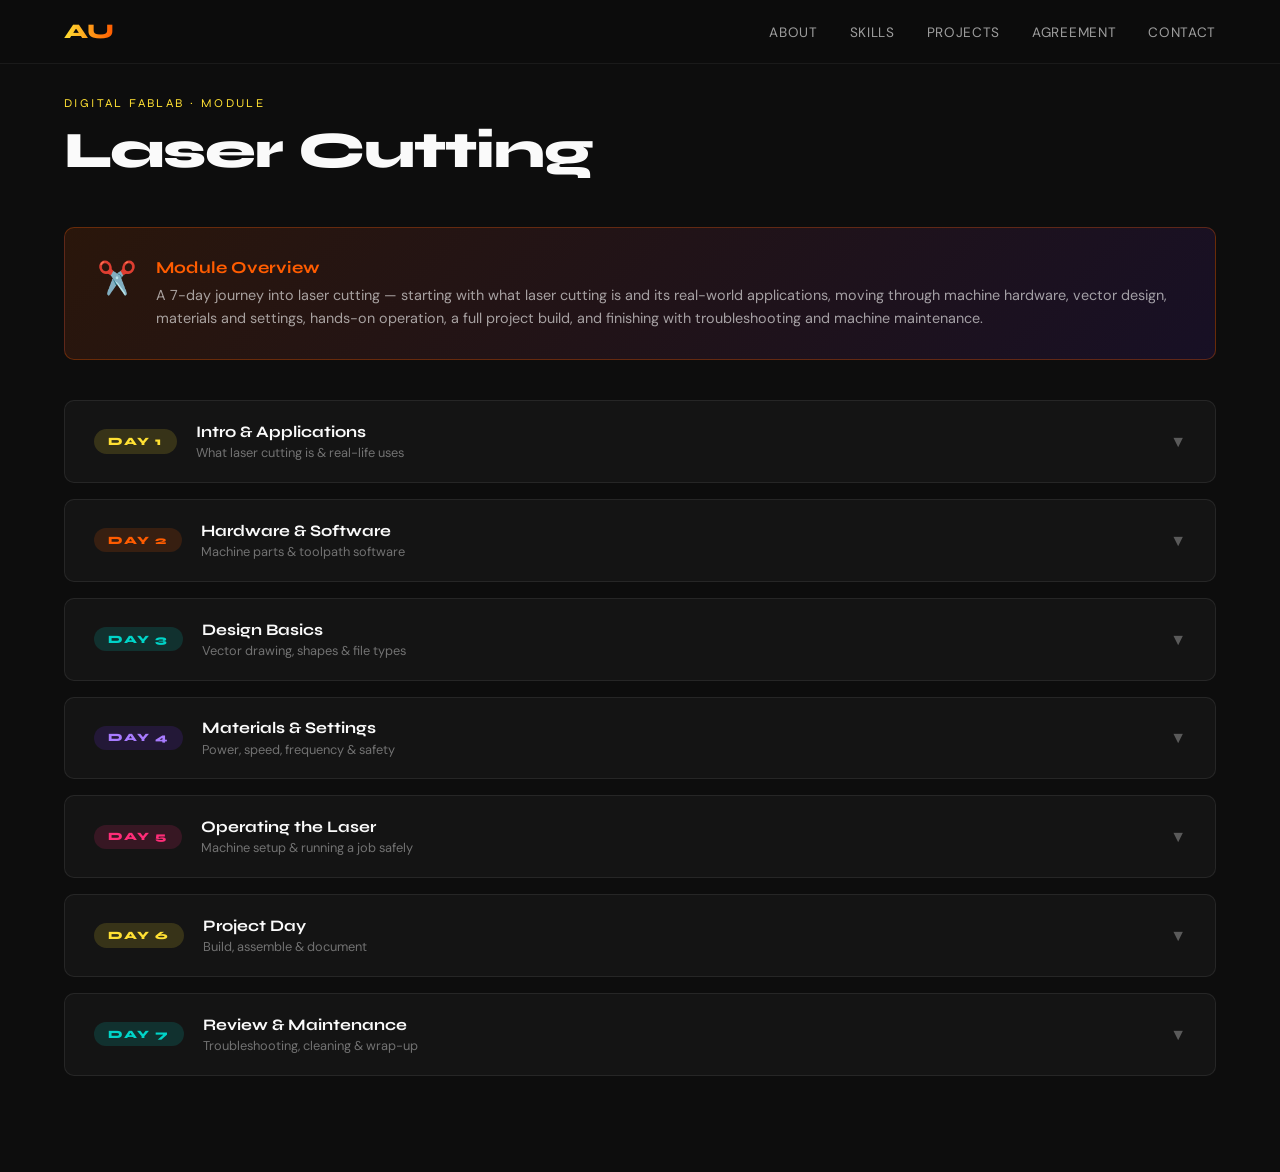
<file: laser-cutting.html>
<!DOCTYPE html>
<html lang="en">
<head>
    <meta charset="UTF-8">
    <meta name="viewport" content="width=device-width, initial-scale=1.0">
    <title>Laser Cutting Module · Digital FabLab</title>
    <link href="https://fonts.googleapis.com/css2?family=Syne:wght@400;700;800&family=DM+Sans:ital,wght@0,300;0,400;1,300&display=swap" rel="stylesheet"/>
    <link rel="stylesheet" href="style.css">
</head>
<body>

    <nav>
  <div class="nav-logo">AU</div>
  <ul class="nav-links">
    <li><a href="index.html">About</a></li>
    <li><a href="index.html">Skills</a></li>
    <li><a href="index.html">Projects</a></li>
    <li><a href="index.html">Agreement</a></li>
    <li><a href="index.html">Contact</a></li>
  </ul>
</nav>

    <section id="laser-cutting">
  <div class="section-label">Digital FabLab · Module</div>
  <div class="section-title">Laser Cutting</div>

  <div class="webdev-intro reveal">
    <div class="webdev-intro-icon">✂️</div>
    <div class="webdev-intro-text">
      <h3>Module Overview</h3>
      <p>A 7-day journey into laser cutting — starting with what laser cutting is and its real-world applications, moving through machine hardware, vector design, materials and settings, hands-on operation, a full project build, and finishing with troubleshooting and machine maintenance.</p>
    </div>
  </div>

  <div class="day-cards">

    <!-- DAY 1 -->
    <div class="day-card reveal" onclick="toggleDay(this)">
      <div class="day-header">
        <span class="day-num">Day 1</span>
        <div class="day-title-wrap">
          <div class="day-title">Intro &amp; Applications</div>
          <div class="day-subtitle">What laser cutting is &amp; real-life uses</div>
        </div>
        <span class="day-arrow">▼</span>
      </div>
      <div class="day-body">
        <ul class="topic-list">
          <li><span class="topic-dot"></span>What is laser cutting?</li>
          <li><span class="topic-dot"></span>How does a laser cutter work?</li>
          <li><span class="topic-dot"></span>Explore real-life applications (signs, crafts, widgets, prototypes).</li>
        </ul>
        <div class="assignment-box">
          <span class="icon">✅</span>
          <p><strong>Activity:</strong> Spot 5 uses in your surroundings.</p>
        </div>
      </div>
    </div>

    <!-- DAY 2 -->
    <div class="day-card reveal" onclick="toggleDay(this)">
      <div class="day-header">
        <span class="day-num">Day 2</span>
        <div class="day-title-wrap">
          <div class="day-title">Hardware &amp; Software</div>
          <div class="day-subtitle">Machine parts &amp; toolpath software</div>
        </div>
        <span class="day-arrow">▼</span>
      </div>
      <div class="day-body">
        <ul class="topic-list">
          <li><span class="topic-dot"></span>Know your laser cutter (Y-axis, bed, nozzle, etc.).</li>
          <li><span class="topic-dot"></span>Software: LaserGRBL / LightBurn.</li>
          <li><span class="topic-dot"></span>Overview: power, focus, safety.</li>
        </ul>
        <div class="assignment-box">
          <span class="icon">✅</span>
          <p><strong>Activity:</strong> Make a toolpath from a basic shape.</p>
        </div>
      </div>
    </div>

    <!-- DAY 3 -->
    <div class="day-card reveal" onclick="toggleDay(this)">
      <div class="day-header">
        <span class="day-num">Day 3</span>
        <div class="day-title-wrap">
          <div class="day-title">Design Basics</div>
          <div class="day-subtitle">Vector drawing, shapes &amp; file types</div>
        </div>
        <span class="day-arrow">▼</span>
      </div>
      <div class="day-body">
        <ul class="topic-list">
          <li><span class="topic-dot"></span>Draw in Inkscape/Corel/AI or similar.</li>
          <li><span class="topic-dot"></span>Shapes, lines, cut vs. engrave explained.</li>
          <li><span class="topic-dot"></span>File types: SVG, DXF, etc. &amp; import into software.</li>
        </ul>
        <div class="assignment-box">
          <span class="icon">✅</span>
          <p><strong>Activity:</strong> Design a name tag or simple keychain in 2D.</p>
        </div>
      </div>
    </div>

    <!-- DAY 4 -->
    <div class="day-card reveal" onclick="toggleDay(this)">
      <div class="day-header">
        <span class="day-num">Day 4</span>
        <div class="day-title-wrap">
          <div class="day-title">Materials &amp; Settings</div>
          <div class="day-subtitle">Power, speed, frequency &amp; safety</div>
        </div>
        <span class="day-arrow">▼</span>
      </div>
      <div class="day-body">
        <ul class="topic-list">
          <li><span class="topic-dot"></span>Materials used: acrylic, wood, cardboard, etc.</li>
          <li><span class="topic-dot"></span>Key settings: Power, Speed, Frequency, Passes.</li>
          <li><span class="topic-dot"></span>Focus &amp; ventilation: safety tips.</li>
        </ul>
        <div class="assignment-box">
          <span class="icon">✅</span>
          <p><strong>Activity:</strong> Cut test samples and compare results.</p>
        </div>
      </div>
    </div>

    <!-- DAY 5 -->
    <div class="day-card reveal" onclick="toggleDay(this)">
      <div class="day-header">
        <span class="day-num">Day 5</span>
        <div class="day-title-wrap">
          <div class="day-title">Operating the Laser</div>
          <div class="day-subtitle">Machine setup &amp; running a job safely</div>
        </div>
        <span class="day-arrow">▼</span>
      </div>
      <div class="day-body">
        <ul class="topic-list">
          <li><span class="topic-dot"></span>Setting up the machine and aligning.</li>
          <li><span class="topic-dot"></span>Running your file: start to finish.</li>
          <li><span class="topic-dot"></span>Safety first!</li>
        </ul>
        <div class="assignment-box">
          <span class="icon">✅</span>
          <p><strong>Activity:</strong> Cut your design on the material.</p>
        </div>
      </div>
    </div>

    <!-- DAY 6 -->
    <div class="day-card reveal" onclick="toggleDay(this)">
      <div class="day-header">
        <span class="day-num">Day 6</span>
        <div class="day-title-wrap">
          <div class="day-title">Project Day</div>
          <div class="day-subtitle">Build, assemble &amp; document</div>
        </div>
        <span class="day-arrow">▼</span>
      </div>
      <div class="day-body">
        <ul class="topic-list">
          <li><span class="topic-dot"></span>Make something useful or creative.</li>
          <li><span class="topic-dot"></span>Assemble (if needed) and add finishing.</li>
          <li><span class="topic-dot"></span>Document your process (photos, notes, problems).</li>
        </ul>
        <div class="assignment-box">
          <span class="icon">✅</span>
          <p><strong>Activity:</strong> Build and showcase your final project.</p>
        </div>
      </div>
    </div>

    <!-- DAY 7 -->
    <div class="day-card reveal" onclick="toggleDay(this)">
      <div class="day-header">
        <span class="day-num">Day 7</span>
        <div class="day-title-wrap">
          <div class="day-title">Review &amp; Maintenance</div>
          <div class="day-subtitle">Troubleshooting, cleaning &amp; wrap-up</div>
        </div>
        <span class="day-arrow">▼</span>
      </div>
      <div class="day-body">
        <ul class="topic-list">
          <li><span class="topic-dot"></span>Troubleshooting common issues.</li>
          <li><span class="topic-dot"></span>Cleaning the machine.</li>
          <li><span class="topic-dot"></span>Quick tips to improve cutting accuracy &amp; life.</li>
          <li><span class="topic-dot"></span>What you've learned + what's next.</li>
        </ul>
        <div class="assignment-box">
          <span class="icon">✅</span>
          <p><strong>Activity:</strong> Clean your laser and evaluate the process.</p>
        </div>
      </div>
    </div>

  </div><!-- end day-cards -->
</section>

<script>
  // Scroll reveal
  const revealEls = document.querySelectorAll('.reveal');
  const io = new IntersectionObserver(entries => {
    entries.forEach(e => { if (e.isIntersecting) e.target.classList.add('visible'); });
  }, { threshold: 0.08 });
  revealEls.forEach(el => io.observe(el));

  // Day card accordion
  function toggleDay(card) {
    const isOpen = card.classList.contains('open');
    document.querySelectorAll('.day-card.open').forEach(c => c.classList.remove('open'));
    if (!isOpen) card.classList.add('open');
  }
</script>

</body>
</html>
</file>
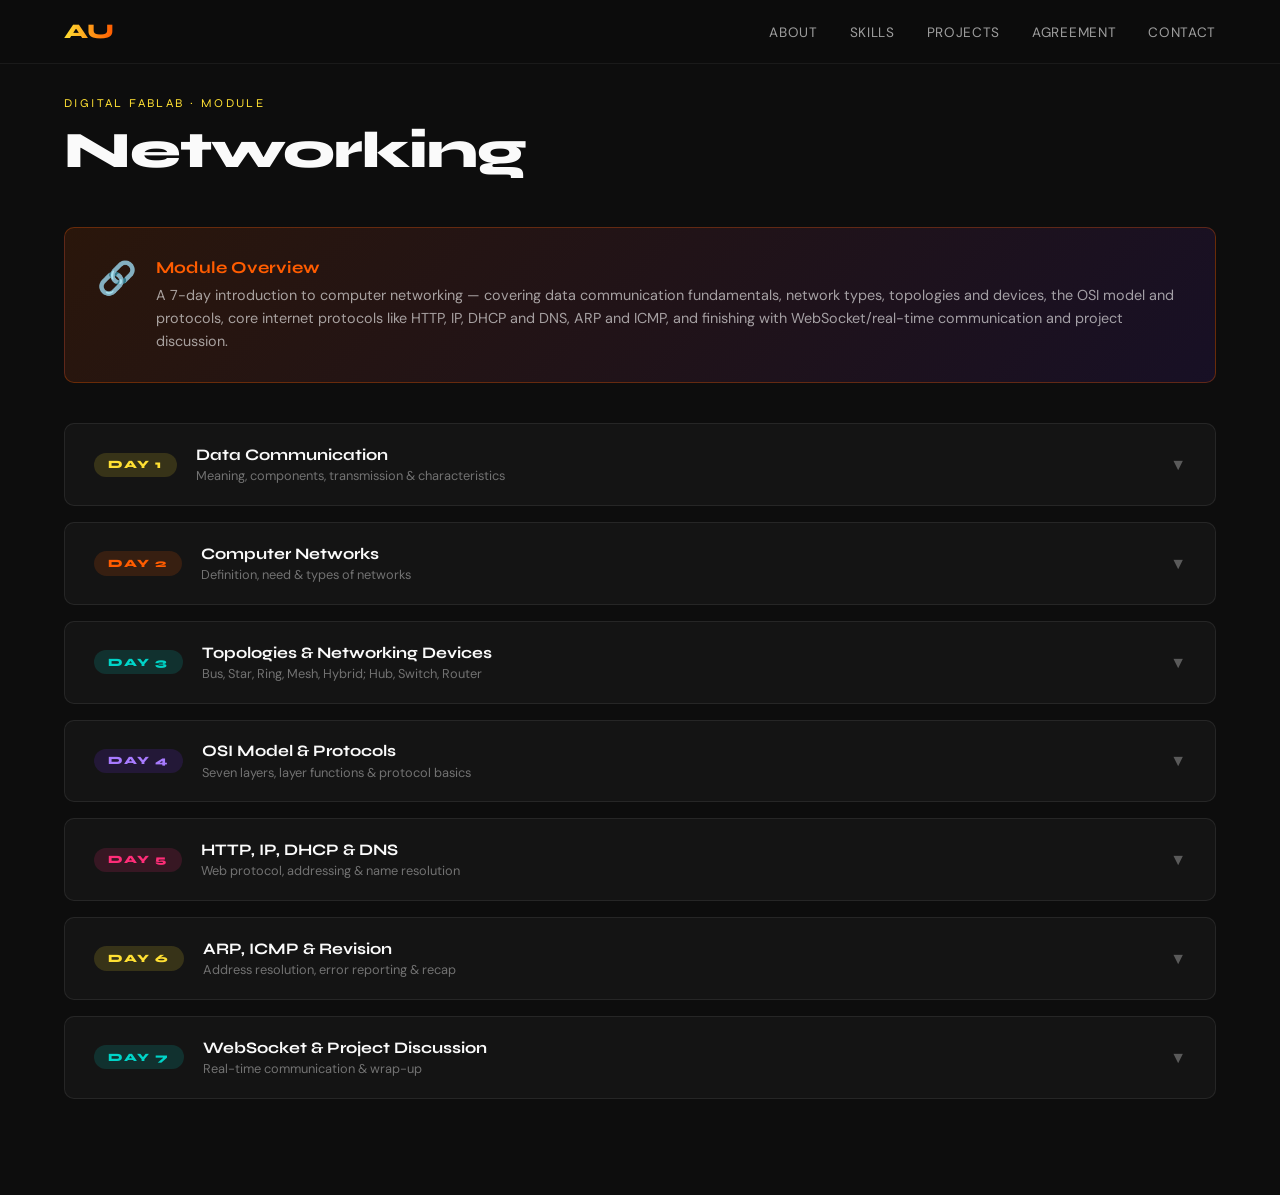
<file: networking.html>
<!DOCTYPE html>
<html lang="en">
<head>
    <meta charset="UTF-8">
    <meta name="viewport" content="width=device-width, initial-scale=1.0">
    <title>Networking Module · Digital FabLab</title>
    <link href="https://fonts.googleapis.com/css2?family=Syne:wght@400;700;800&family=DM+Sans:ital,wght@0,300;0,400;1,300&display=swap" rel="stylesheet"/>
    <link rel="stylesheet" href="style.css">
</head>
<body>

    <nav>
  <div class="nav-logo">AU</div>
  <ul class="nav-links">
    <li><a href="index.html">About</a></li>
    <li><a href="index.html">Skills</a></li>
    <li><a href="index.html">Projects</a></li>
    <li><a href="index.html">Agreement</a></li>
    <li><a href="index.html">Contact</a></li>
  </ul>
</nav>

    <section id="networking">
  <div class="section-label">Digital FabLab · Module</div>
  <div class="section-title">Networking</div>

  <div class="webdev-intro reveal">
    <div class="webdev-intro-icon">🔗</div>
    <div class="webdev-intro-text">
      <h3>Module Overview</h3>
      <p>A 7-day introduction to computer networking — covering data communication fundamentals, network types, topologies and devices, the OSI model and protocols, core internet protocols like HTTP, IP, DHCP and DNS, ARP and ICMP, and finishing with WebSocket/real-time communication and project discussion.</p>
    </div>
  </div>

  <div class="day-cards">

    <!-- DAY 1 -->
    <div class="day-card reveal" onclick="toggleDay(this)">
      <div class="day-header">
        <span class="day-num">Day 1</span>
        <div class="day-title-wrap">
          <div class="day-title">Data Communication</div>
          <div class="day-subtitle">Meaning, components, transmission &amp; characteristics</div>
        </div>
        <span class="day-arrow">▼</span>
      </div>
      <div class="day-body">
        <ul class="topic-list">
          <li><span class="topic-dot"></span>Meaning and basics of data communication.</li>
          <li><span class="topic-dot"></span>Components of data communication.</li>
          <li><span class="topic-dot"></span>Data transmission.</li>
          <li><span class="topic-dot"></span>Characteristics of data communication.</li>
        </ul>
      </div>
    </div>

    <!-- DAY 2 -->
    <div class="day-card reveal" onclick="toggleDay(this)">
      <div class="day-header">
        <span class="day-num">Day 2</span>
        <div class="day-title-wrap">
          <div class="day-title">Computer Networks</div>
          <div class="day-subtitle">Definition, need &amp; types of networks</div>
        </div>
        <span class="day-arrow">▼</span>
      </div>
      <div class="day-body">
        <ul class="topic-list">
          <li><span class="topic-dot"></span>What is a computer network?</li>
          <li><span class="topic-dot"></span>Need for networking.</li>
          <li><span class="topic-dot"></span>Types of networks.</li>
          <li><span class="topic-dot"></span>PAN, LAN, MAN, WAN.</li>
        </ul>
      </div>
    </div>

    <!-- DAY 3 -->
    <div class="day-card reveal" onclick="toggleDay(this)">
      <div class="day-header">
        <span class="day-num">Day 3</span>
        <div class="day-title-wrap">
          <div class="day-title">Topologies &amp; Networking Devices</div>
          <div class="day-subtitle">Bus, Star, Ring, Mesh, Hybrid; Hub, Switch, Router</div>
        </div>
        <span class="day-arrow">▼</span>
      </div>
      <div class="day-body">
        <ul class="topic-list">
          <li><span class="topic-dot"></span>Network topologies.</li>
          <li><span class="topic-dot"></span>Bus, Star, Ring, Mesh, Hybrid.</li>
          <li><span class="topic-dot"></span>Hub, Switch, Router.</li>
        </ul>
      </div>
    </div>

    <!-- DAY 4 -->
    <div class="day-card reveal" onclick="toggleDay(this)">
      <div class="day-header">
        <span class="day-num">Day 4</span>
        <div class="day-title-wrap">
          <div class="day-title">OSI Model &amp; Protocols</div>
          <div class="day-subtitle">Seven layers, layer functions &amp; protocol basics</div>
        </div>
        <span class="day-arrow">▼</span>
      </div>
      <div class="day-body">
        <ul class="topic-list">
          <li><span class="topic-dot"></span>Introduction to the OSI model.</li>
          <li><span class="topic-dot"></span>Seven layers of OSI.</li>
          <li><span class="topic-dot"></span>Functions of each layer.</li>
          <li><span class="topic-dot"></span>Introduction to network protocols.</li>
          <li><span class="topic-dot"></span>Importance of protocols.</li>
        </ul>
      </div>
    </div>

    <!-- DAY 5 -->
    <div class="day-card reveal" onclick="toggleDay(this)">
      <div class="day-header">
        <span class="day-num">Day 5</span>
        <div class="day-title-wrap">
          <div class="day-title">HTTP, IP, DHCP &amp; DNS</div>
          <div class="day-subtitle">Web protocol, addressing &amp; name resolution</div>
        </div>
        <span class="day-arrow">▼</span>
      </div>
      <div class="day-body">
        <ul class="topic-list">
          <li><span class="topic-dot"></span>Introduction to HTTP.</li>
          <li><span class="topic-dot"></span>HTTP methods: GET, POST, PUT, DELETE.</li>
          <li><span class="topic-dot"></span>IP addresses.</li>
          <li><span class="topic-dot"></span>IPv4 and IPv6.</li>
          <li><span class="topic-dot"></span>DHCP.</li>
          <li><span class="topic-dot"></span>DNS.</li>
        </ul>
      </div>
    </div>

    <!-- DAY 6 -->
    <div class="day-card reveal" onclick="toggleDay(this)">
      <div class="day-header">
        <span class="day-num">Day 6</span>
        <div class="day-title-wrap">
          <div class="day-title">ARP, ICMP &amp; Revision</div>
          <div class="day-subtitle">Address resolution, error reporting &amp; recap</div>
        </div>
        <span class="day-arrow">▼</span>
      </div>
      <div class="day-body">
        <ul class="topic-list">
          <li><span class="topic-dot"></span>What is ARP.</li>
          <li><span class="topic-dot"></span>What is ICMP.</li>
          <li><span class="topic-dot"></span>Revision of previous topics.</li>
        </ul>
      </div>
    </div>

    <!-- DAY 7 -->
    <div class="day-card reveal" onclick="toggleDay(this)">
      <div class="day-header">
        <span class="day-num">Day 7</span>
        <div class="day-title-wrap">
          <div class="day-title">WebSocket &amp; Project Discussion</div>
          <div class="day-subtitle">Real-time communication &amp; wrap-up</div>
        </div>
        <span class="day-arrow">▼</span>
      </div>
      <div class="day-body">
        <ul class="topic-list">
          <li><span class="topic-dot"></span>What is WebSocket.</li>
          <li><span class="topic-dot"></span>What is Web Real-Time Communication (RTC).</li>
          <li><span class="topic-dot"></span>Project ideas and discussion.</li>
        </ul>
      </div>
    </div>

  </div><!-- end day-cards -->
</section>

<script>
  // Scroll reveal
  const revealEls = document.querySelectorAll('.reveal');
  const io = new IntersectionObserver(entries => {
    entries.forEach(e => { if (e.isIntersecting) e.target.classList.add('visible'); });
  }, { threshold: 0.08 });
  revealEls.forEach(el => io.observe(el));

  // Day card accordion
  function toggleDay(card) {
    const isOpen = card.classList.contains('open');
    document.querySelectorAll('.day-card.open').forEach(c => c.classList.remove('open'));
    if (!isOpen) card.classList.add('open');
  }
</script>

</body>
</html>
</file>
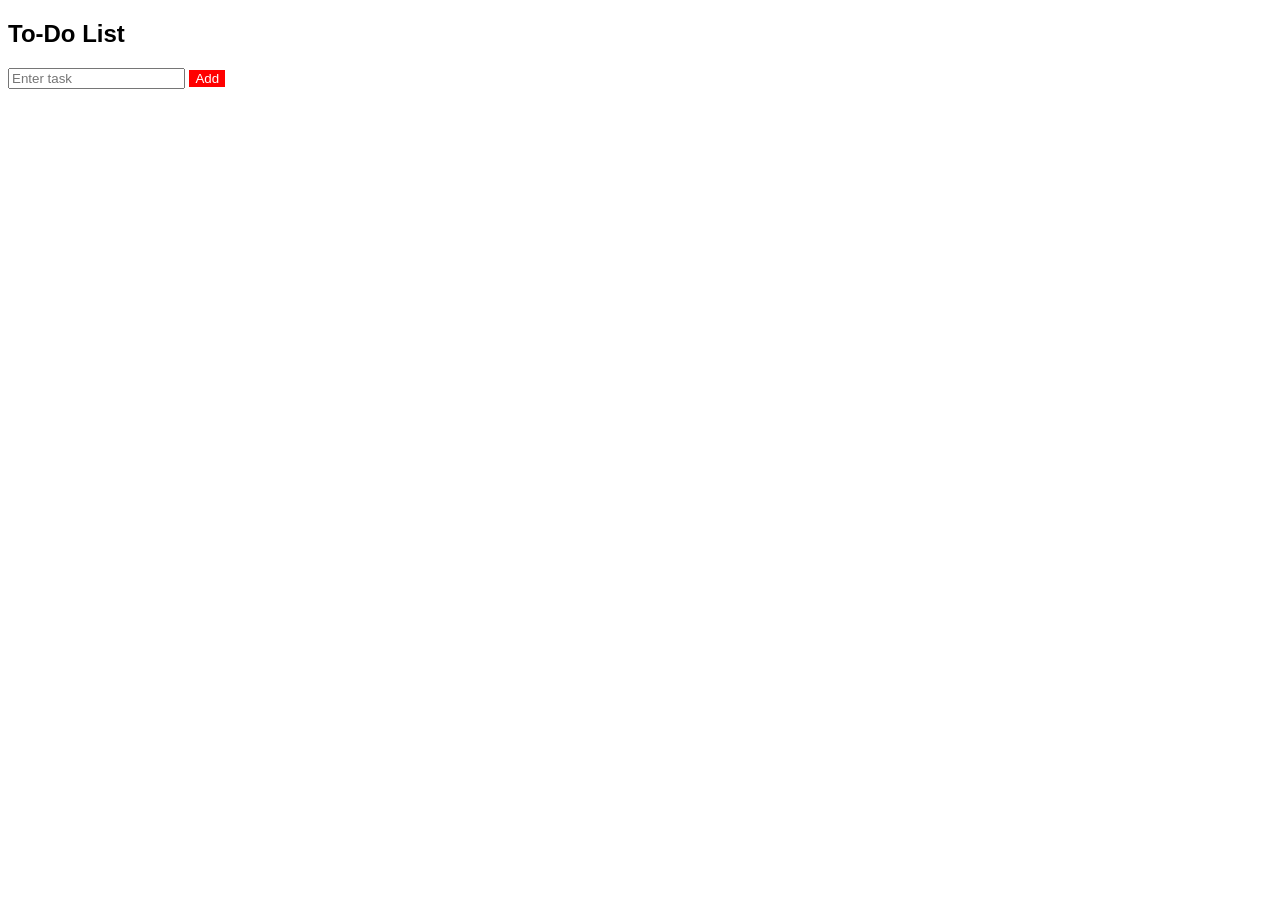
<file: test.html>
<!DOCTYPE html>
<html>
<head>
  <title>To-Do App</title>
  <style>
    body { font-family: Arial; }
    ul { list-style: none; padding: 0; }
    li { display: flex; justify-content: space-between; padding: 8px; }
    .done { text-decoration: line-through; color: gray; }
    button { background: red; color: white; border: none; cursor: pointer; }
  </style>
</head>
<body>

  <h2>To-Do List</h2>
  <input type="text" id="taskInput" placeholder="Enter task">
  <button onclick="addTask()">Add</button>

  <ul id="taskList"></ul>

  <script>
    let tasks = JSON.parse(localStorage.getItem('tasks')) || [];

    function addTask() {
      const input = document.getElementById('taskInput');
      if (input.value.trim() === '') return;
      tasks.push({ text: input.value, done: false });
      input.value = '';
      saveTasks(); renderTasks();
    }

    function toggleTask(index) {
      tasks[index].done = !tasks[index].done;
      saveTasks(); renderTasks();
    }

    function deleteTask(index) {
      tasks.splice(index, 1);
      saveTasks(); renderTasks();
    }

    function saveTasks() {
      localStorage.setItem('tasks', JSON.stringify(tasks));
    }

    function renderTasks() {
      const list = document.getElementById('taskList');
      list.innerHTML = tasks.map((t, i) => `
        <li class="${t.done ? 'done' : ''}">
          <span onclick="toggleTask(${i})">${t.text}</span>
          <button onclick="deleteTask(${i})">✕</button>
        </li>`).join('');
    }

    renderTasks();
  </script>

</body>
</html>
</file>
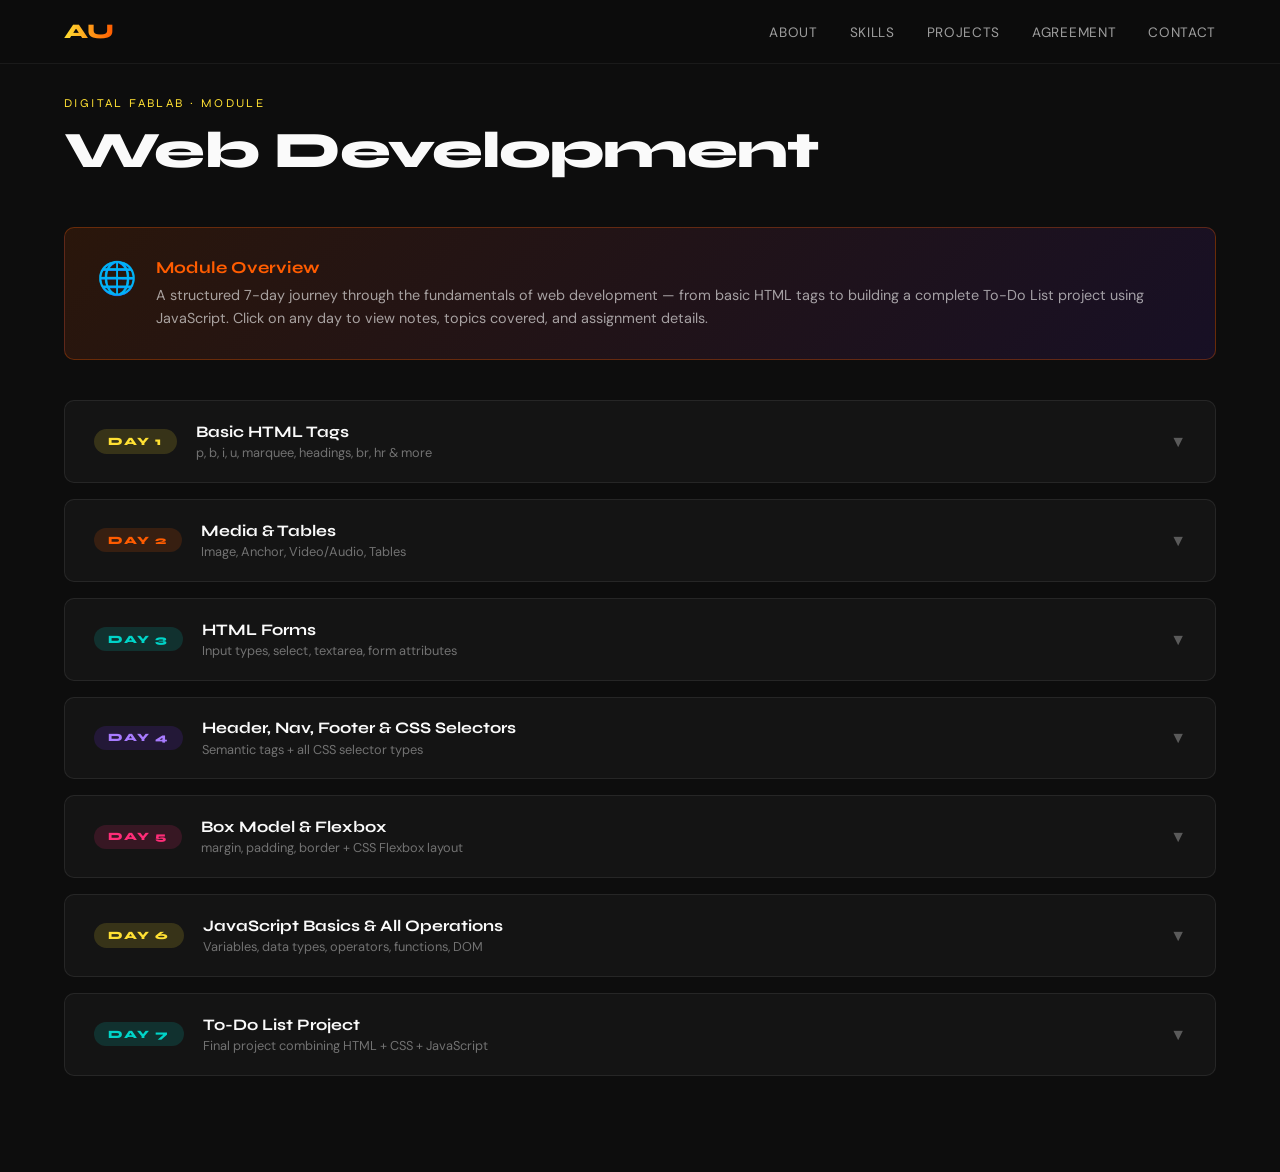
<file: web.html>
<!DOCTYPE html>
<html lang="en">
<head>
    <meta charset="UTF-8">
    <meta name="viewport" content="width=device-width, initial-scale=1.0">
    <title>Web Development Module · Digital FabLab</title>
    <link href="https://fonts.googleapis.com/css2?family=Syne:wght@400;700;800&family=DM+Sans:ital,wght@0,300;0,400;1,300&display=swap" rel="stylesheet"/>
    <link rel="stylesheet" href="style.css">
</head>
<body>
   
    <nav>
  <div class="nav-logo">AU</div>
  <ul class="nav-links">
    <li><a href="index.html">About</a></li>
    <li><a href="index.html">Skills</a></li>
    <li><a href="index.html">Projects</a></li>
    <li><a href="index.html">Agreement</a></li>
    <li><a href="index.html">Contact</a></li>
  </ul>
</nav>

    <section id="webdev">
  <div class="section-label">Digital FabLab · Module</div>
  <div class="section-title">Web Development</div>

  <div class="webdev-intro reveal">
    <div class="webdev-intro-icon">🌐</div>
    <div class="webdev-intro-text">
      <h3>Module Overview</h3>
      <p>A structured 7-day journey through the fundamentals of web development — from basic HTML tags to building a complete To-Do List project using JavaScript. Click on any day to view notes, topics covered, and assignment details.</p>
    </div>
  </div>

  <div class="day-cards">

    <!-- DAY 1 -->
    <div class="day-card reveal" onclick="toggleDay(this)">
      <div class="day-header">
        <span class="day-num">Day 1</span>
        <div class="day-title-wrap">
          <div class="day-title">Basic HTML Tags</div>
          <div class="day-subtitle">p, b, i, u, marquee, headings, br, hr & more</div>
        </div>
        <span class="day-arrow">▼</span>
      </div>
      <div class="day-body">
        <p class="day-desc">Day 1 introduced us to the building blocks of every webpage — HTML tags. We learned how to structure text content, apply basic formatting, and understand how a browser renders HTML elements.</p>
        <ul class="topic-list">
          <li><span class="topic-dot"></span>HTML document structure: <code>&lt;!DOCTYPE html&gt;</code>, <code>&lt;html&gt;</code>, <code>&lt;head&gt;</code>, <code>&lt;body&gt;</code></li>
          <li><span class="topic-dot"></span>Heading tags: <code>&lt;h1&gt;</code> to <code>&lt;h6&gt;</code> — hierarchy and usage</li>
          <li><span class="topic-dot"></span>Paragraph tag <code>&lt;p&gt;</code>, line break <code>&lt;br&gt;</code>, horizontal rule <code>&lt;hr&gt;</code></li>
          <li><span class="topic-dot"></span>Text formatting: <code>&lt;b&gt;</code> (bold), <code>&lt;i&gt;</code> (italic), <code>&lt;u&gt;</code> (underline), <code>&lt;strong&gt;</code>, <code>&lt;em&gt;</code></li>
          <li><span class="topic-dot"></span>Marquee tag <code>&lt;marquee&gt;</code> — scrolling text, direction, behavior attributes</li>
          <li><span class="topic-dot"></span>Comments in HTML: <code>&lt;!-- comment --&gt;</code></li>
          <li><span class="topic-dot"></span>Special characters / HTML entities: <code>&amp;amp;</code>, <code>&amp;lt;</code>, <code>&amp;gt;</code>, <code>&amp;nbsp;</code></li>
        </ul>
        <div class="code-label">Output</div>
        <img src="test.png" alt="Output Screenshot">
        <div class="assignment-box">
          <span class="icon">📝</span>
          <p><strong>Assignment:</strong> Create an HTML page about yourself using all basic tags — headings, paragraphs, bold/italic text, a marquee with your name, and a horizontal rule dividing sections.</p>
        </div>
      </div>
    </div>

    <!-- DAY 2 -->
    <div class="day-card reveal" onclick="toggleDay(this)">
      <div class="day-header">
        <span class="day-num">Day 2</span>
        <div class="day-title-wrap">
          <div class="day-title">Media & Tables</div>
          <div class="day-subtitle">Image, Anchor, Video/Audio, Tables</div>
        </div>
        <span class="day-arrow">▼</span>
      </div>
      <div class="day-body">
        <p class="day-desc">Day 2 focused on embedding media and linking pages together. We also learned how to display structured data using HTML tables — one of the most versatile layout tools in basic HTML.</p>
        <ul class="topic-list">
          <li><span class="topic-dot"></span>Image tag <code>&lt;img&gt;</code> — src, alt, width, height attributes</li>
          <li><span class="topic-dot"></span>Anchor tag <code>&lt;a&gt;</code> — href, target (_blank, _self), linking to sections with #id</li>
          <li><span class="topic-dot"></span>Video tag <code>&lt;video&gt;</code> — src, controls, autoplay, loop, muted, width</li>
          <li><span class="topic-dot"></span>Audio tag <code>&lt;audio&gt;</code> — src, controls, autoplay, loop</li>
          <li><span class="topic-dot"></span>Table structure: <code>&lt;table&gt;</code>, <code>&lt;tr&gt;</code>, <code>&lt;th&gt;</code>, <code>&lt;td&gt;</code>, <code>&lt;caption&gt;</code></li>
          <li><span class="topic-dot"></span>Table attributes: border, cellpadding, cellspacing, colspan, rowspan</li>
          <li><span class="topic-dot"></span>Grouping: <code>&lt;thead&gt;</code>, <code>&lt;tbody&gt;</code>, <code>&lt;tfoot&gt;</code></li>
        </ul>
        <div class="code-label">Output</div>
                <img src="day2.png" alt="Output Screenshot">

        <div class="assignment-box">
          <span class="icon">📝</span>
          <p><strong>Assignment:</strong> Build a page with your photo (img tag), a link to your favourite website, an embedded video, and a table showing your semester subjects and marks.</p>
        </div>
      </div>
    </div>

    <!-- DAY 3 -->
    <div class="day-card reveal" onclick="toggleDay(this)">
      <div class="day-header">
        <span class="day-num">Day 3</span>
        <div class="day-title-wrap">
          <div class="day-title">HTML Forms</div>
          <div class="day-subtitle">Input types, select, textarea, form attributes</div>
        </div>
        <span class="day-arrow">▼</span>
      </div>
      <div class="day-body">
        <p class="day-desc">Day 3 was all about user interaction — HTML forms allow websites to collect data from users. We explored all major input types and form controls used in real-world websites.</p>
        <ul class="topic-list">
          <li><span class="topic-dot"></span>Form tag <code>&lt;form&gt;</code> — action, method (GET/POST) attributes</li>
          <li><span class="topic-dot"></span>Input types: text, password, email, number, date, file, checkbox, radio, submit, reset, button</li>
          <li><span class="topic-dot"></span>Label tag <code>&lt;label&gt;</code> and its importance for accessibility (for attribute)</li>
          <li><span class="topic-dot"></span>Textarea <code>&lt;textarea&gt;</code> — rows, cols attributes</li>
          <li><span class="topic-dot"></span>Select dropdown <code>&lt;select&gt;</code> and <code>&lt;option&gt;</code> tags</li>
          <li><span class="topic-dot"></span>Fieldset and legend for grouping form elements</li>
          <li><span class="topic-dot"></span>Required, placeholder, value, name attributes</li>
        </ul>
        <div class="code-label">Output</div>
                       <img src="day3.png" alt="Output Screenshot">

        <div class="assignment-box">
          <span class="icon">📝</span>
          <p><strong>Assignment:</strong> Create a student registration form with fields for name, email, phone, branch (dropdown), gender (radio), interests (checkboxes), and a submit button.</p>
        </div>
      </div>
    </div>

    <!-- DAY 4 -->
    <div class="day-card reveal" onclick="toggleDay(this)">
      <div class="day-header">
        <span class="day-num">Day 4</span>
        <div class="day-title-wrap">
          <div class="day-title">Header, Nav, Footer & CSS Selectors</div>
          <div class="day-subtitle">Semantic tags + all CSS selector types</div>
        </div>
        <span class="day-arrow">▼</span>
      </div>
      <div class="day-body">
        <p class="day-desc">Day 4 introduced semantic HTML5 elements and a deep dive into CSS — the language that styles web pages. We covered every major CSS selector type used in professional development.</p>
        <ul class="topic-list">
          <li><span class="topic-dot"></span>Semantic HTML5: <code>&lt;header&gt;</code>, <code>&lt;nav&gt;</code>, <code>&lt;main&gt;</code>, <code>&lt;section&gt;</code>, <code>&lt;article&gt;</code>, <code>&lt;aside&gt;</code>, <code>&lt;footer&gt;</code></li>
          <li><span class="topic-dot"></span>CSS linking methods: inline, internal (<code>&lt;style&gt;</code>), external stylesheet</li>
          <li><span class="topic-dot"></span>Element selector: <code>p { }</code> — targets all elements of that type</li>
          <li><span class="topic-dot"></span>Class selector: <code>.classname { }</code> — reusable styles</li>
          <li><span class="topic-dot"></span>ID selector: <code>#idname { }</code> — unique element styling</li>
          <li><span class="topic-dot"></span>Universal selector <code>* { }</code>, Group selector <code>h1, h2, p { }</code></li>
          <li><span class="topic-dot"></span>Descendant <code>div p</code>, Child <code>div &gt; p</code>, Adjacent <code>h1 + p</code>, Sibling <code>h1 ~ p</code></li>
          <li><span class="topic-dot"></span>Pseudo-classes: <code>:hover</code>, <code>:focus</code>, <code>:nth-child()</code>, <code>:first-child</code>, <code>:last-child</code></li>
          <li><span class="topic-dot"></span>Pseudo-elements: <code>::before</code>, <code>::after</code>, <code>::placeholder</code></li>
          <li><span class="topic-dot"></span>Attribute selector: <code>input[type="text"]</code></li>
        </ul>
        <div class="code-label">Output</div>
                               <img src="day4.png" alt="Output Screenshot">

        <div class="assignment-box">
          <span class="icon">📝</span>
          <p><strong>Assignment:</strong> Build a complete webpage layout with a styled header (logo + nav links), a main content section, and a footer — using at least 5 different CSS selector types.</p>
        </div>
      </div>
    </div>

    <!-- DAY 5 -->
    <div class="day-card reveal" onclick="toggleDay(this)">
      <div class="day-header">
        <span class="day-num">Day 5</span>
        <div class="day-title-wrap">
          <div class="day-title">Box Model & Flexbox</div>
          <div class="day-subtitle">margin, padding, border + CSS Flexbox layout</div>
        </div>
        <span class="day-arrow">▼</span>
      </div>
      <div class="day-body">
        <p class="day-desc">Day 5 unlocked layout superpowers — understanding the CSS Box Model is fundamental to spacing, while Flexbox revolutionizes how we arrange elements on a page with ease and precision.</p>
        <ul class="topic-list">
          <li><span class="topic-dot"></span>Box Model: content → padding → border → margin (layers explained)</li>
          <li><span class="topic-dot"></span>width, height, min-width, max-width, box-sizing: border-box</li>
          <li><span class="topic-dot"></span>Margin shorthand: top right bottom left; margin: auto for centering</li>
          <li><span class="topic-dot"></span>Border: border-width, border-style, border-color, border-radius</li>
          <li><span class="topic-dot"></span>Flexbox container: <code>display: flex</code>, flex-direction, flex-wrap, justify-content, align-items, align-content, gap</li>
          <li><span class="topic-dot"></span>Flex items: flex-grow, flex-shrink, flex-basis, align-self, order</li>
          <li><span class="topic-dot"></span>Common patterns: navbar, card row, centered content, space-between layout</li>
        </ul>
        <div class="code-label">Output</div>
                                       <img src="day5.png" alt="Output Screenshot">

        <div class="assignment-box">
          <span class="icon">📝</span>
          <p><strong>Assignment:</strong> Create a responsive card layout using Flexbox — display 4 cards in a row that wrap on smaller screens. Each card should demonstrate proper use of the Box Model (padding, border, margin).</p>
        </div>
      </div>
    </div>

    <!-- DAY 6 -->
    <div class="day-card reveal" onclick="toggleDay(this)">
      <div class="day-header">
        <span class="day-num">Day 6</span>
        <div class="day-title-wrap">
          <div class="day-title">JavaScript Basics & All Operations</div>
          <div class="day-subtitle">Variables, data types, operators, functions, DOM</div>
        </div>
        <span class="day-arrow">▼</span>
      </div>
      <div class="day-body">
        <p class="day-desc">Day 6 was a big leap — JavaScript brings pages to life! We covered the language fundamentals and all operation types, from arithmetic to DOM manipulation, which is the foundation of interactive web apps.</p>
        <ul class="topic-list">
          <li><span class="topic-dot"></span>Variables: var, let, const — differences and when to use each</li>
          <li><span class="topic-dot"></span>Data types: String, Number, Boolean, null, undefined, Array, Object</li>
          <li><span class="topic-dot"></span>Arithmetic operators: +, -, *, /, %, ** (exponent)</li>
          <li><span class="topic-dot"></span>Assignment operators: =, +=, -=, *=, /=, %=</li>
          <li><span class="topic-dot"></span>Comparison operators: ==, ===, !=, !==, &gt;, &lt;, &gt;=, &lt;=</li>
          <li><span class="topic-dot"></span>Logical operators: && (AND), || (OR), ! (NOT)</li>
          <li><span class="topic-dot"></span>String operators & template literals: <code>`Hello ${name}!`</code></li>
          <li><span class="topic-dot"></span>Conditional statements: if / else if / else, ternary operator</li>
          <li><span class="topic-dot"></span>Loops: for, while, do-while, for...of, for...in</li>
          <li><span class="topic-dot"></span>Functions: declaration, expression, arrow functions</li>
          <li><span class="topic-dot"></span>DOM manipulation: getElementById, querySelector, innerHTML, addEventListener</li>
        </ul>
        <div class="code-label">Output</div>
                                              <img src="day6.png" alt="Output Screenshot">

        <div class="assignment-box">
          <span class="icon">📝</span>
          <p><strong>Assignment:</strong> Build a simple calculator page using HTML + CSS + JavaScript that performs all arithmetic operations (add, subtract, multiply, divide) with input fields and displays the result dynamically.</p>
        </div>
      </div>
    </div>

    <!-- DAY 7 -->
    <div class="day-card reveal" onclick="toggleDay(this)">
      <div class="day-header">
        <span class="day-num">Day 7</span>
        <div class="day-title-wrap">
          <div class="day-title">To-Do List Project</div>
          <div class="day-subtitle">Final project combining HTML + CSS + JavaScript</div>
        </div>
        <span class="day-arrow">▼</span>
      </div>
      <div class="day-body">
        <p class="day-desc">Day 7 was our capstone mini-project — building a fully functional To-Do List app from scratch. This project brought together everything we had learned: semantic HTML structure, CSS Flexbox styling, and JavaScript DOM manipulation with events and local storage.</p>
        <ul class="topic-list">
          <li><span class="topic-dot"></span>Project structure: HTML layout with input, button, and task list container</li>
          <li><span class="topic-dot"></span>CSS styling: clean UI with Flexbox, hover effects, completed task strikethrough</li>
          <li><span class="topic-dot"></span>JavaScript — adding tasks: push to array, render to DOM using innerHTML</li>
          <li><span class="topic-dot"></span>Marking tasks complete: toggle class on click using classList.toggle()</li>
          <li><span class="topic-dot"></span>Deleting tasks: removeChild() or filter() and re-render</li>
          <li><span class="topic-dot"></span>Storing tasks: localStorage.setItem() / getItem() for persistence</li>
          <li><span class="topic-dot"></span>Edge cases: empty input validation, Enter key event listener</li>
        </ul>
        <div class="code-label">Core JavaScript Logic Output</div>
                                                     <img src="day7.png" alt="Output Screenshot">

        <div class="assignment-box">
          <span class="icon">📝</span>
          <p><strong>Assignment:</strong> Submit your complete To-Do List app — must include: add task, mark complete (strikethrough), delete task, and localStorage persistence so tasks survive a page refresh.</p>
        </div>
      </div>
    </div>

  </div><!-- end day-cards -->
</section>

<script>
  // Scroll reveal
  const revealEls = document.querySelectorAll('.reveal');
  const io = new IntersectionObserver(entries => {
    entries.forEach(e => { if (e.isIntersecting) e.target.classList.add('visible'); });
  }, { threshold: 0.08 });
  revealEls.forEach(el => io.observe(el));

  // Day card accordion
  function toggleDay(card) {
    const isOpen = card.classList.contains('open');
    document.querySelectorAll('.day-card.open').forEach(c => c.classList.remove('open'));
    if (!isOpen) card.classList.add('open');
  }
</script>

</body>
</html>
</file>
<file: style.css>
:root {
    --yellow: #FFE033;
    --orange: #FF5C00;
    --pink: #FF2D78;
    --teal: #00D4C8;
    --purple: #7B2FFF;
    --dark: #0D0D0D;
    --dark2: #111;
    --white: #FAFAFA;
    --fab-cream: #F5F0E8;
  }

  *, *::before, *::after { margin: 0; padding: 0; box-sizing: border-box; }
  html { scroll-behavior: smooth; }
  body {
    background: var(--dark);
    color: var(--white);
    font-family: 'DM Sans', sans-serif;
    overflow-x: hidden;
    cursor: none;
  }

  /* ── CURSOR ── */
  .cursor { width:16px;height:16px;background:var(--yellow);border-radius:50%;position:fixed;top:0;left:0;pointer-events:none;z-index:9999;transition:transform .15s ease,background .2s;mix-blend-mode:difference; }
  .cursor-ring { width:40px;height:40px;border:2px solid var(--yellow);border-radius:50%;position:fixed;top:0;left:0;pointer-events:none;z-index:9998;transition:all .35s ease;mix-blend-mode:difference; }

  /* ── FABLAB BADGE (top banner) ── */
  .fablab-banner {
    background: var(--fab-cream);
    color: #1a1a1a;
    display: flex;
    align-items: center;
    justify-content: center;
    gap: 1.2rem;
    padding: 0.7rem 2rem;
    border-bottom: 3px solid var(--orange);
  }
  .fablab-logo-wrap {
    display: flex;
    align-items: center;
    gap: 0.9rem;
  }
  /* SVG inline FabLab logo */
  .fablab-svg { width: 52px; height: 52px; flex-shrink: 0; }
  .fablab-text-block { display: flex; flex-direction: column; }
  .fablab-text-digital { font-family: 'DM Sans', sans-serif; font-weight: 300; font-size: 0.85rem; color: #333; letter-spacing: 0.08em; text-transform: uppercase; }
  .fablab-text-main { font-family: 'Syne', sans-serif; font-weight: 800; font-size: 1.6rem; line-height: 1; color: #1a1a1a; letter-spacing: -1px; }
  .fablab-text-college { font-family: 'Syne', sans-serif; font-weight: 700; font-size: 0.9rem; color: #444; letter-spacing: 0.1em; }
  .fablab-divider { width: 1px; height: 40px; background: rgba(0,0,0,0.15); }
  .fablab-tagline { font-size: 0.78rem; color: #555; font-style: italic; max-width: 280px; line-height: 1.4; }

  /* ── NAV ── */
  nav {
    position: fixed; top: 0; width: 100%;
    z-index: 100;
    display: flex; justify-content: space-between; align-items: center;
    padding: 1.2rem 4rem;
    background: rgba(13,13,13,0.85);
    backdrop-filter: blur(12px);
    border-bottom: 1px solid rgba(255,255,255,0.06);
  }
  .nav-logo {
    font-family: 'Syne', sans-serif; font-weight: 800; font-size: 1.3rem;
    letter-spacing: -0.5px;
    background: linear-gradient(90deg, var(--yellow), var(--orange));
    -webkit-background-clip: text; -webkit-text-fill-color: transparent;
  }
  .nav-links { display: flex; gap: 2rem; list-style: none; }
  .nav-links a { text-decoration: none; color: rgba(255,255,255,0.6); font-size: 0.85rem; letter-spacing: 0.05em; text-transform: uppercase; transition: color .2s; }
  .nav-links a:hover { color: var(--yellow); }

  /* ── HERO ── */
  .hero {
    min-height: 100vh; display: flex; align-items: center;
    padding: 8rem 4rem 4rem; position: relative; overflow: hidden;
  }
  .hero-bg {
    position: absolute; inset: 0; z-index: 0;
    background:
      radial-gradient(ellipse 60% 50% at 80% 50%, rgba(255,92,0,.18) 0%, transparent 70%),
      radial-gradient(ellipse 40% 60% at 10% 80%, rgba(123,47,255,.2) 0%, transparent 60%),
      radial-gradient(ellipse 30% 40% at 50% 10%, rgba(0,212,200,.12) 0%, transparent 60%);
  }
  .hero-content { position: relative; z-index: 2; max-width: 800px; }
  .hero-tag {
    display: inline-block;
    background: var(--yellow); color: var(--dark);
    font-family: 'Syne', sans-serif; font-weight: 700;
    font-size: 0.75rem; letter-spacing: .15em; text-transform: uppercase;
    padding: .4rem 1rem; border-radius: 2px; margin-bottom: 1.5rem;
    animation: fadeUp .6s ease both;
  }
  .hero h1 {
    font-family: 'Syne', sans-serif; font-weight: 400;
    font-size: clamp(3rem,7vw,6rem); line-height: 1.0;
    letter-spacing: -2px; margin-bottom: 1.5rem;
    animation: fadeUp .7s .1s ease both;
  }
  .hero h1 span.outline { -webkit-text-stroke: 2px var(--orange); color: transparent; }
  .hero h1 span.highlight { color: var(--yellow); }
  .hero-sub {
    font-size: 1.1rem; font-weight: 300;
    color: rgba(255,255,255,.65); max-width: 520px;
    line-height: 1.7; margin-bottom: 2.5rem;
    animation: fadeUp .7s .2s ease both;
  }
  .hero-btns { display: flex; gap: 1rem; flex-wrap: wrap; animation: fadeUp .7s .3s ease both; }
  .btn {
    font-family: 'Syne', sans-serif; font-weight: 700;
    font-size: .85rem; letter-spacing: .05em; text-transform: uppercase;
    padding: .85rem 2rem; border-radius: 3px;
    text-decoration: none; transition: all .2s; border: none; cursor: pointer;
  }
  .btn-primary { background: var(--yellow); color: var(--dark); }
  .btn-primary:hover { background: var(--orange); color: var(--white); transform: translateY(-2px); }
  .btn-outline { border: 1.5px solid rgba(255,255,255,.3); color: var(--white); background: transparent; }
  .btn-outline:hover { border-color: var(--teal); color: var(--teal); transform: translateY(-2px); }

  .hero-deco {
    position: absolute; right: 4rem; top: 50%; transform: translateY(-50%);
    z-index: 2; display: flex; flex-direction: column; gap: 1.2rem;
    animation: fadeLeft .9s .4s ease both;
  }
  .deco-box {
    width: 110px; height: 110px; border-radius: 4px;
    display: flex; align-items: center; justify-content: center;
    font-family: 'Syne', sans-serif; font-weight: 800; font-size: 2.2rem;
  }
  .deco-box:nth-child(1) { background: var(--orange); color: var(--white); transform: rotate(6deg); }
  .deco-box:nth-child(2) { background: var(--teal); color: var(--dark); transform: rotate(-4deg); }
  .deco-box:nth-child(3) { background: var(--purple); color: var(--white); transform: rotate(3deg); }

  /* ── SECTIONS ── */
  section { padding: 6rem 4rem; }
  .section-label { font-family: 'Syne', sans-serif; font-size: .75rem; letter-spacing: .2em; text-transform: uppercase; color: var(--yellow); margin-bottom: .8rem; }
  .section-title { font-family: 'Syne', sans-serif; font-weight: 800; font-size: clamp(2rem,4vw,3.2rem); letter-spacing: -1px; margin-bottom: 3rem; line-height: 1.1; }

  /* ── ABOUT ── */
  #about { background: var(--dark); }
  .about-grid { display: grid; grid-template-columns: 1fr 1fr; gap: 4rem; align-items: start; }
  .about-card { background: rgba(255,255,255,.04); border: 1px solid rgba(255,255,255,.08); border-radius: 8px; padding: 2.5rem; }
  .about-card h3 { font-family: 'Syne', sans-serif; font-weight: 700; font-size: 1.1rem; margin-bottom: 1rem; color: var(--teal); }
  .about-card p { font-size: .95rem; line-height: 1.8; color: rgba(255,255,255,.65); }
  .about-info-list { list-style: none; display: flex; flex-direction: column; gap: 1rem; }
  .about-info-list li { display: flex; gap: 1rem; align-items: flex-start; }
  .info-dot { width: 8px; height: 8px; border-radius: 50%; background: var(--orange); margin-top: .45rem; flex-shrink: 0; }
  .info-label { font-size: .75rem; text-transform: uppercase; letter-spacing: .1em; color: rgba(255,255,255,.35); margin-bottom: .1rem; }
  .info-value { font-size: .95rem; color: rgba(255,255,255,.85); }

  /* ── SKILLS ── */
  #skills { background: var(--dark2); }
  .skills-grid { display: grid; grid-template-columns: repeat(auto-fill, minmax(190px,1fr)); gap: 1rem; }
  .skill-chip {
    background: rgba(255,255,255,.04); border: 1px solid rgba(255,255,255,.08);
    border-radius: 6px; padding: 1.2rem 1.5rem;
    transition: all .25s; position: relative; overflow: hidden;
  }
  .skill-chip::before { content:''; position:absolute; left:0; top:0; bottom:0; width:3px; border-radius:6px 0 0 6px; }
  .skill-chip:nth-child(3n+1)::before { background: var(--yellow); }
  .skill-chip:nth-child(3n+2)::before { background: var(--orange); }
  .skill-chip:nth-child(3n+3)::before { background: var(--teal); }
  .skill-chip:hover { transform: translateY(-4px); border-color: rgba(255,255,255,.2); background: rgba(255,255,255,.07); }
  .skill-name { font-family: 'Syne', sans-serif; font-weight: 700; font-size: .95rem; margin-bottom: .3rem; text-transform: capitalize; }
  .skill-cat { font-size: .75rem; color: rgba(255,255,255,.4); }

  /* ── WEB DEV MODULE ── */
  #webdev { background: var(--dark); }
  .webdev-intro {
    background: linear-gradient(135deg, rgba(255,92,0,.12), rgba(123,47,255,.1));
    border: 1px solid rgba(255,92,0,.3);
    border-radius: 10px; padding: 1.8rem 2rem; margin-bottom: 2.5rem;
    display: flex; align-items: flex-start; gap: 1.2rem;
  }
  .webdev-intro-icon { font-size: 2rem; flex-shrink: 0; }
  .webdev-intro-text h3 { font-family: 'Syne', sans-serif; font-weight: 700; font-size: 1.05rem; margin-bottom: .4rem; color: var(--orange); }
  .webdev-intro-text p { font-size: .9rem; color: rgba(255,255,255,.6); line-height: 1.6; }

  .day-cards { display: flex; flex-direction: column; gap: 1rem; }
  .day-card {
    background: rgba(255,255,255,.03);
    border: 1px solid rgba(255,255,255,.08);
    border-radius: 10px; overflow: hidden;
    transition: border-color .25s;
  }
  .day-card:hover { border-color: rgba(255,255,255,.18); }
  .day-header {
    display: flex; align-items: center; gap: 1.2rem;
    padding: 1.3rem 1.8rem; cursor: pointer;
    transition: background .2s;
    user-select: none;
  }
  .day-header:hover { background: rgba(255,255,255,.03); }
  .day-num {
    font-family: 'Syne', sans-serif; font-weight: 800;
    font-size: .7rem; letter-spacing: .15em; text-transform: uppercase;
    padding: .35rem .9rem; border-radius: 30px; flex-shrink: 0;
  }
  .day-card:nth-child(1) .day-num { background: rgba(255,224,51,.15); color: var(--yellow); }
  .day-card:nth-child(2) .day-num { background: rgba(255,92,0,.15); color: var(--orange); }
  .day-card:nth-child(3) .day-num { background: rgba(0,212,200,.15); color: var(--teal); }
  .day-card:nth-child(4) .day-num { background: rgba(123,47,255,.15); color: #A87BFF; }
  .day-card:nth-child(5) .day-num { background: rgba(255,45,120,.15); color: var(--pink); }
  .day-card:nth-child(6) .day-num { background: rgba(255,224,51,.15); color: var(--yellow); }
  .day-card:nth-child(7) .day-num { background: rgba(0,212,200,.15); color: var(--teal); }
  .day-title-wrap { flex: 1; }
  .day-title { font-family: 'Syne', sans-serif; font-weight: 700; font-size: 1rem; margin-bottom: .2rem; }
  .day-subtitle { font-size: .8rem; color: rgba(255,255,255,.4); }
  .day-arrow { font-size: 1rem; color: rgba(255,255,255,.3); transition: transform .3s, color .2s; flex-shrink: 0; }
  .day-card.open .day-arrow { transform: rotate(180deg); color: var(--yellow); }

  .day-body {
    display: none; padding: 0 1.8rem 1.8rem;
    border-top: 1px solid rgba(255,255,255,.06);
  }
  .day-card.open .day-body { display: block; }

  .day-desc { font-size: .9rem; color: rgba(255,255,255,.55); line-height: 1.7; margin: 1.2rem 0 1.4rem; }

  .topic-list { list-style: none; display: flex; flex-direction: column; gap: .6rem; margin-bottom: 1.5rem; }
  .topic-list li { display: flex; align-items: flex-start; gap: .7rem; font-size: .88rem; color: rgba(255,255,255,.7); line-height: 1.5; }
  .topic-dot { width: 6px; height: 6px; border-radius: 50%; background: var(--yellow); margin-top: .45rem; flex-shrink: 0; }

  .code-block {
    background: #0a0a0a; border: 1px solid rgba(255,255,255,.08);
    border-radius: 6px; padding: 1.2rem 1.5rem;
    font-family: 'Courier New', monospace; font-size: .8rem;
    color: rgba(255,255,255,.7); line-height: 1.7; overflow-x: auto;
    white-space: pre;
  }
  .code-label { font-size: .7rem; text-transform: uppercase; letter-spacing: .12em; color: rgba(255,255,255,.25); margin-bottom: .5rem; font-family: 'Syne', sans-serif; }

  .assignment-box {
    background: rgba(255,224,51,.06); border: 1px solid rgba(255,224,51,.2);
    border-radius: 6px; padding: 1rem 1.3rem; margin-top: 1.2rem;
    display: flex; gap: .8rem; align-items: flex-start;
  }
  .assignment-box span.icon { font-size: 1.1rem; flex-shrink: 0; margin-top: .1rem; }
  .assignment-box p { font-size: .85rem; color: rgba(255,255,255,.65); line-height: 1.5; }
  .assignment-box strong { color: var(--yellow); }

  /* ── STUDENT AGREEMENT ── */
  #agreement { background: var(--dark2); }
  .agreement-wrap {
    background: linear-gradient(135deg, rgba(255,255,255,.03), rgba(255,255,255,.01));
    border: 1px solid rgba(255,255,255,.1);
    border-radius: 12px; padding: 3rem;
    max-width: 900px;
  }
  .agreement-header {
    display: flex; align-items: center; gap: 1.5rem; margin-bottom: 2.5rem;
    padding-bottom: 2rem; border-bottom: 1px solid rgba(255,255,255,.08);
  }
  .agreement-icon { font-size: 2.5rem; }
  .agreement-header h2 { font-family: 'Syne', sans-serif; font-weight: 800; font-size: 1.6rem; margin-bottom: .3rem; }
  .agreement-header p { font-size: .88rem; color: rgba(255,255,255,.45); }

  .agreement-grid { display: grid; grid-template-columns: 1fr 1fr; gap: 2rem; margin-bottom: 2.5rem; }
  .agree-col h4 {
    font-family: 'Syne', sans-serif; font-weight: 700; font-size: .85rem;
    text-transform: uppercase; letter-spacing: .1em;
    margin-bottom: 1rem; padding-bottom: .5rem;
    border-bottom: 2px solid;
  }
  .agree-col:nth-child(1) h4 { color: var(--teal); border-color: var(--teal); }
  .agree-col:nth-child(2) h4 { color: var(--orange); border-color: var(--orange); }
  .agree-col ul { list-style: none; display: flex; flex-direction: column; gap: .7rem; }
  .agree-col ul li { display: flex; gap: .7rem; font-size: .85rem; color: rgba(255,255,255,.6); line-height: 1.5; }
  .agree-col ul li::before { content: '→'; font-family: 'Syne', sans-serif; font-weight: 700; color: rgba(255,255,255,.2); flex-shrink: 0; }
  .agree-col:nth-child(1) ul li::before { color: var(--teal); }
  .agree-col:nth-child(2) ul li::before { color: var(--orange); }

  .declaration-box {
    background: rgba(255,224,51,.06); border: 1px solid rgba(255,224,51,.25);
    border-radius: 8px; padding: 1.8rem 2rem;
  }
  .declaration-box h4 { font-family: 'Syne', sans-serif; font-weight: 700; font-size: .85rem; text-transform: uppercase; letter-spacing: .12em; color: var(--yellow); margin-bottom: 1rem; }
  .declaration-box p { font-size: .88rem; color: rgba(255,255,255,.55); line-height: 1.7; margin-bottom: 1.2rem; }
  .sig-line { display: flex; align-items: center; gap: 1rem; }
  .sig-field { flex: 1; border-bottom: 1px solid rgba(255,255,255,.2); padding-bottom: .3rem; font-family: 'Syne', sans-serif; font-size: .9rem; color: rgba(255,255,255,.35); letter-spacing: .05em; }

  /* ── LEARNING MODULES (projects) ── */
  #projects { background: var(--dark); }
  .projects-grid { display: grid; grid-template-columns: repeat(auto-fill, minmax(280px,1fr)); gap: 1.5rem; }
  .project-card { border-radius: 8px; overflow: hidden; border: 1px solid rgba(255,255,255,.08); background: rgba(255,255,255,.03); transition: all .3s; }
  .project-card:hover { transform: translateY(-6px); border-color: rgba(255,255,255,.18); }
  .project-thumb { height: 160px; display: flex; align-items: center; justify-content: center; font-size: 3rem; }
  .project-thumb.c1 { background: linear-gradient(135deg, var(--orange), var(--pink)); }
  .project-thumb.c2 { background: linear-gradient(135deg, var(--purple), var(--teal)); }
  .project-thumb.c3 { background: linear-gradient(135deg, var(--yellow), var(--orange)); }
  .project-body { padding: 1.4rem; }
  .project-tag { font-size: .7rem; text-transform: uppercase; letter-spacing: .12em; color: var(--yellow); margin-bottom: .5rem; font-family: 'Syne', sans-serif; font-weight: 700; }
  .project-name { font-family: 'Syne', sans-serif; font-weight: 800; font-size: 1.05rem; margin-bottom: .5rem; }
  .project-desc { font-size: .85rem; color: rgba(255,255,255,.55); line-height: 1.6; }

  /* ── CONTACT ── */
  #contact { background: var(--dark2); }
  .contact-inner { display: grid; grid-template-columns: 1fr 1fr; gap: 4rem; align-items: start; }
  .contact-text p { font-size: 1rem; color: rgba(255,255,255,.6); line-height: 1.8; margin-bottom: 2rem; }
  .contact-links { display: flex; flex-direction: column; gap: 1rem; }
  .contact-link { display: flex; align-items: center; gap: 1rem; text-decoration: none; padding: 1rem 1.5rem; border: 1px solid rgba(255,255,255,.08); border-radius: 6px; transition: all .25s; color: var(--white); font-family: 'Syne', sans-serif; font-weight: 700; font-size: .9rem; }
  .contact-link:hover { border-color: var(--yellow); color: var(--yellow); transform: translateX(6px); }
  .contact-icon { font-size: 1.3rem; }
  .contact-form { display: flex; flex-direction: column; gap: 1rem; }
  .form-group { display: flex; flex-direction: column; gap: .4rem; }
  .form-group label { font-size: .75rem; text-transform: uppercase; letter-spacing: .1em; color: rgba(255,255,255,.4); }
  .form-group input, .form-group textarea { background: rgba(255,255,255,.05); border: 1px solid rgba(255,255,255,.1); border-radius: 4px; padding: .85rem 1rem; color: var(--white); font-family: 'DM Sans', sans-serif; font-size: .95rem; transition: border-color .2s; resize: vertical; }
  .form-group input:focus, .form-group textarea:focus { outline: none; border-color: var(--yellow); }

  /* ── FOOTER ── */
  footer { text-align: center; padding: 2rem 4rem; border-top: 1px solid rgba(255,255,255,.06); font-size: .8rem; color: rgba(255,255,255,.25); font-family: 'Syne', sans-serif; }
  footer span { color: var(--yellow); }

  /* ── ANIMATIONS ── */
  @keyframes fadeUp { from{opacity:0;transform:translateY(30px)} to{opacity:1;transform:translateY(0)} }
  @keyframes fadeLeft { from{opacity:0;transform:translate(40px,-50%)} to{opacity:1;transform:translate(0,-50%)} }
  .reveal { opacity:0; transform:translateY(30px); transition:opacity .7s ease, transform .7s ease; }
  .reveal.visible { opacity:1; transform:translateY(0); }

  /* ── RESPONSIVE ── */
  @media (max-width: 900px) {
    nav { padding: 1.2rem 1.5rem; }
    .nav-links { gap: 1rem; }
    .hero { padding: 7rem 1.5rem 4rem; }
    .hero-deco { display: none; }
    section { padding: 4rem 1.5rem; }
    .about-grid, .contact-inner, .agreement-grid { grid-template-columns: 1fr; gap: 2rem; }
    .fablab-banner { flex-wrap: wrap; text-align: center; justify-content: center; }
    nav { top: 0; }
    .agreement-wrap { padding: 1.8rem; }
  }
.project-thumb.c4  { background: linear-gradient(135deg, #00D4C8, #7B2FFF); }
.project-thumb.c5  { background: linear-gradient(135deg, #FF2D78, #FF5C00); }
.project-thumb.c6  { background: linear-gradient(135deg, #7B2FFF, #FF2D78); }
.project-thumb.c7  { background: linear-gradient(135deg, #00D4C8, #FFE033); }
.project-thumb.c8  { background: linear-gradient(135deg, #FF5C00, #7B2FFF); }
.project-thumb.c9  { background: linear-gradient(135deg, #FFE033, #00D4C8); }
.project-thumb.c10 { background: linear-gradient(135deg, #FF2D78, #7B2FFF); }
/* ── CAD MODULE IMAGE GALLERY (Module 3) ── */
.cad-gallery {
  display: flex;
  flex-wrap: wrap;
  gap: .8rem;
  margin-bottom: 1.4rem;
}
.cad-gallery img {
  width: calc(50% - .4rem);
  max-width: 320px;
  height: auto;
  border-radius: 10px;
  border: 1px solid rgba(255,255,255,.1);
  display: block;
  object-fit: cover;
}
@media (max-width: 640px) {
  .cad-gallery img { width: 100%; max-width: 100%; }
}
</file>
